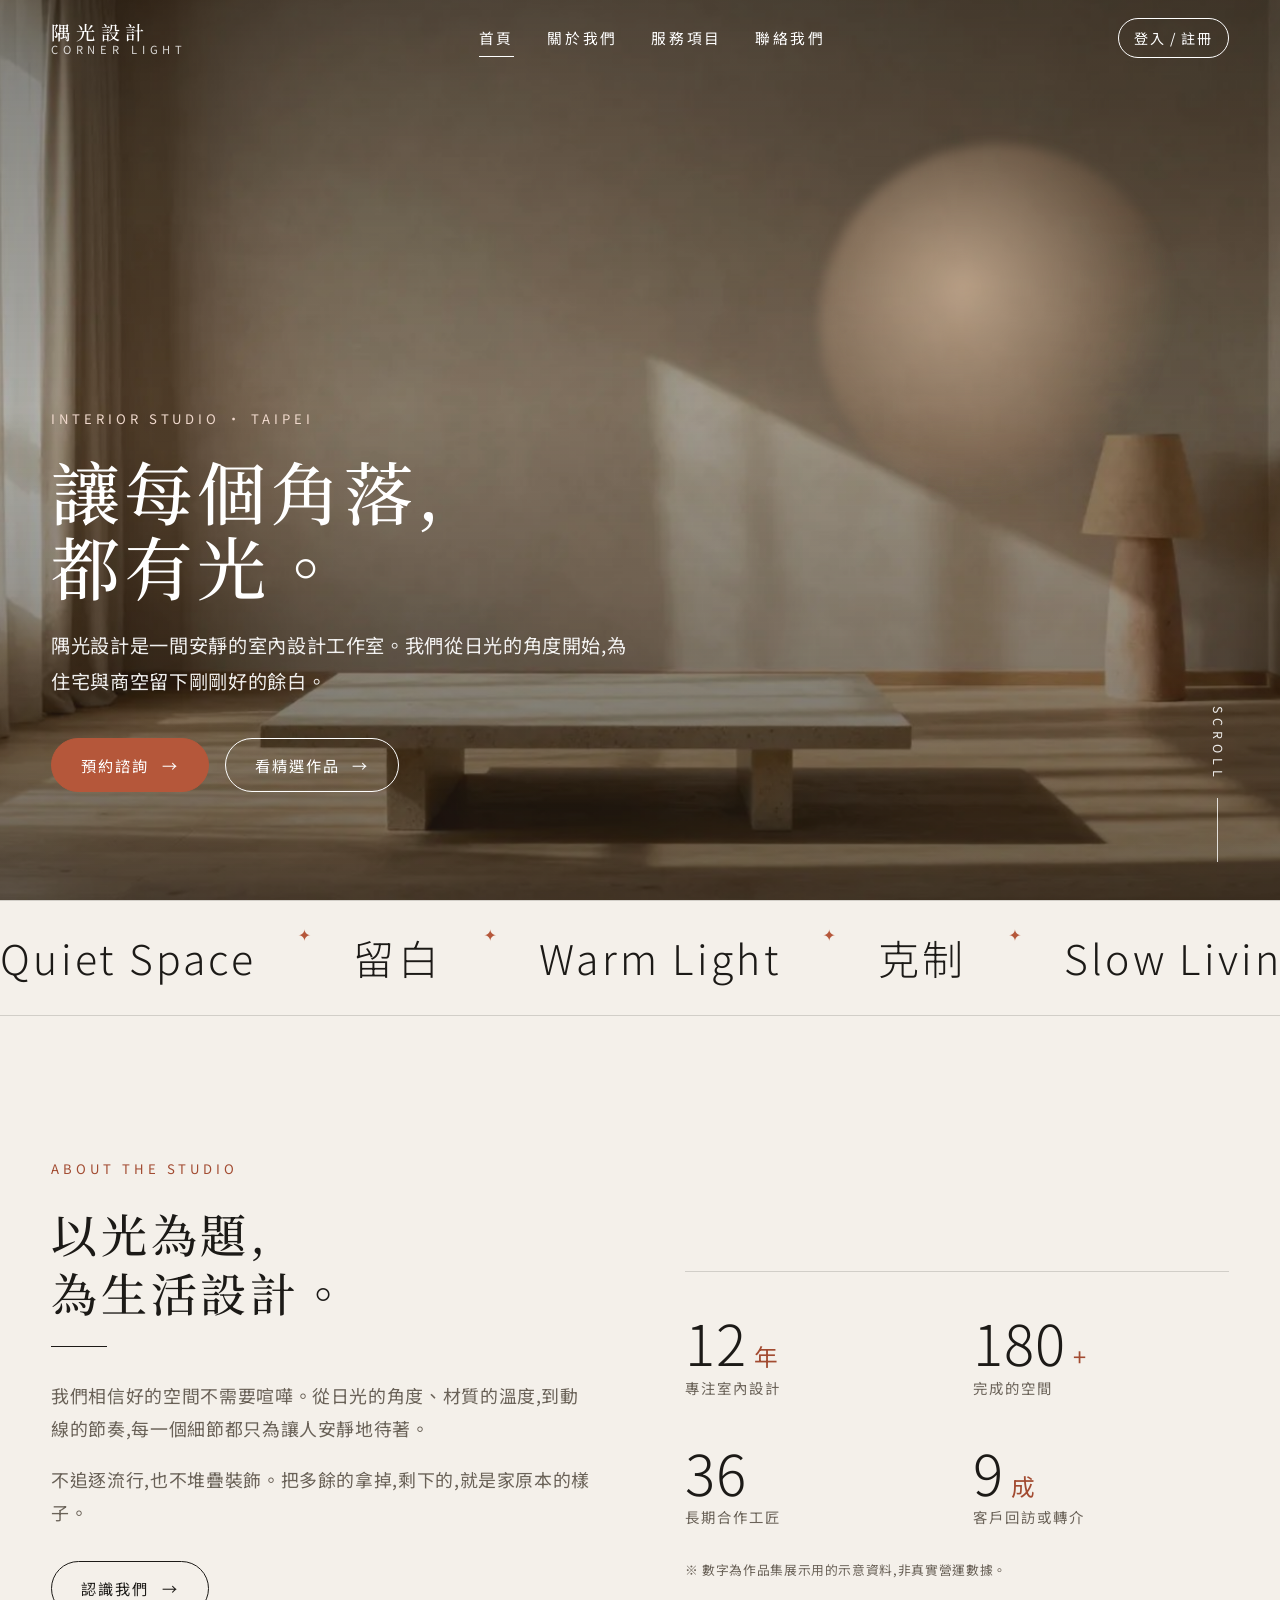
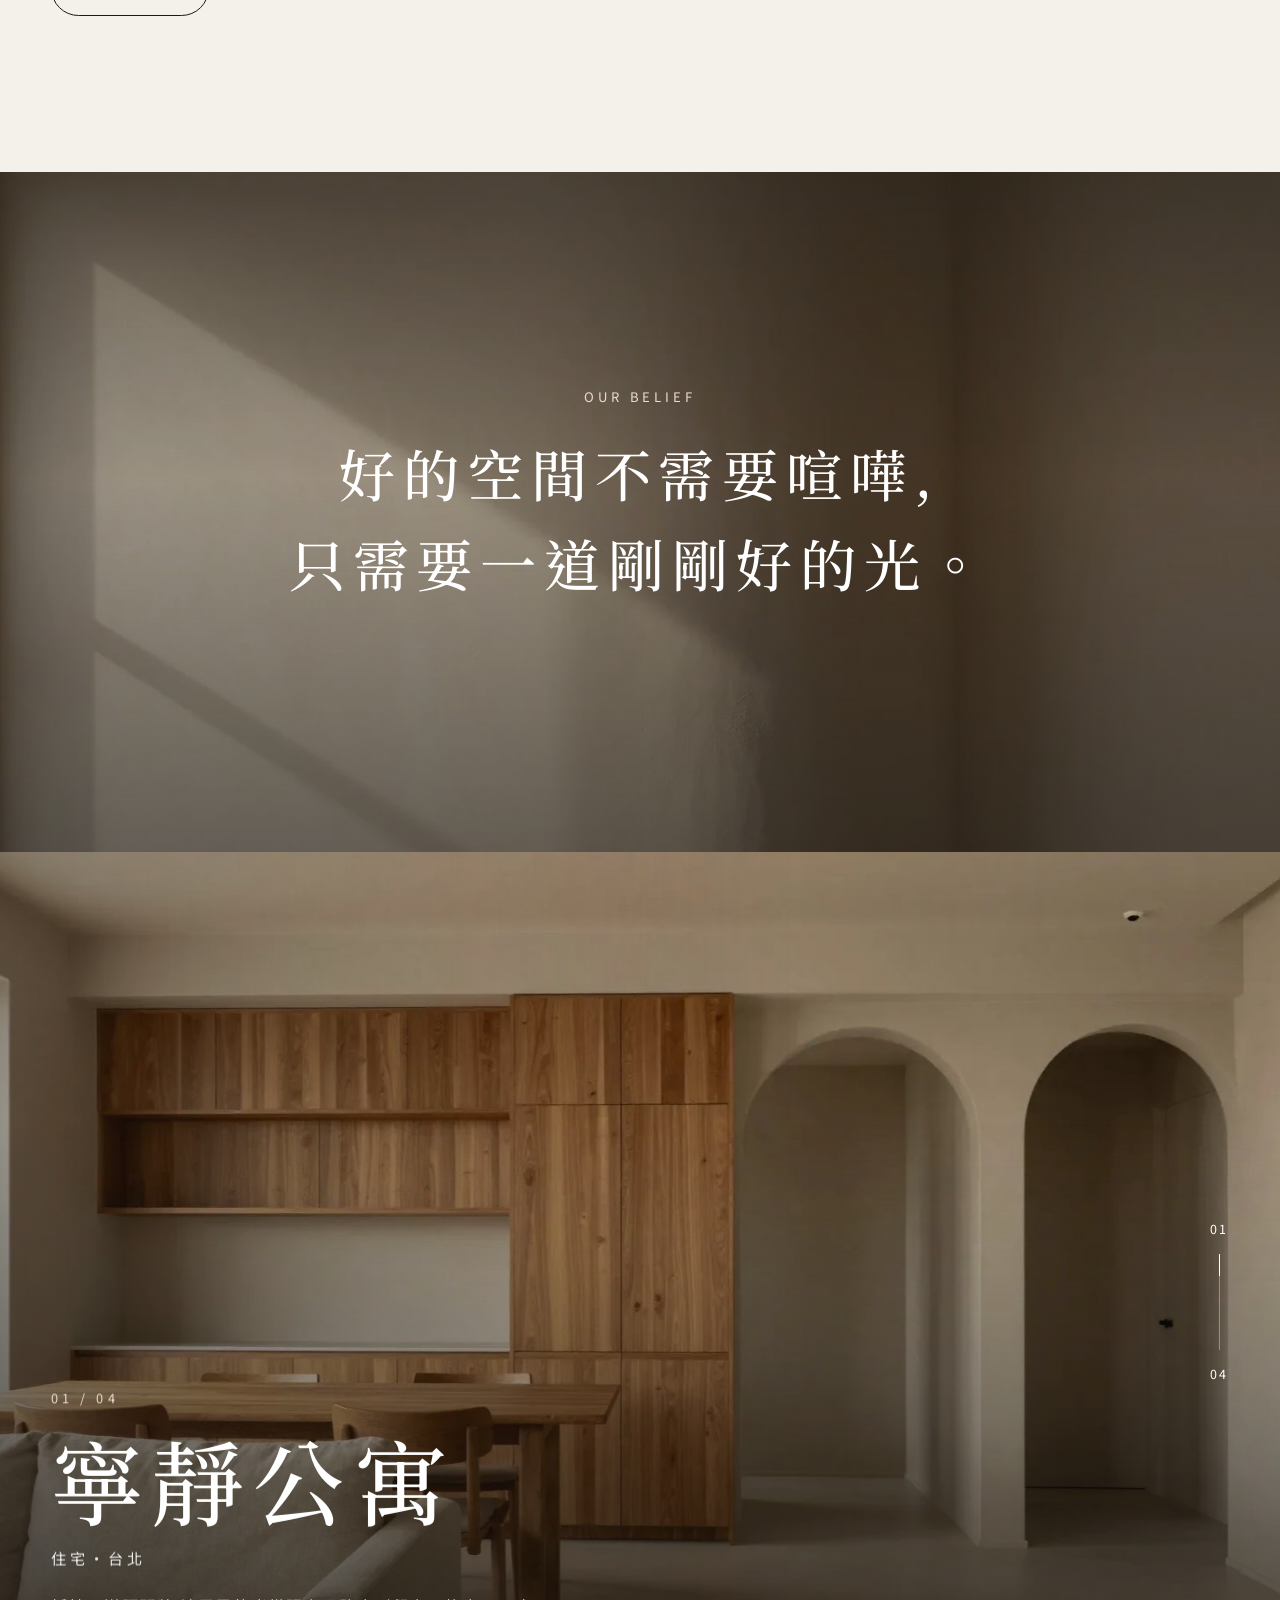
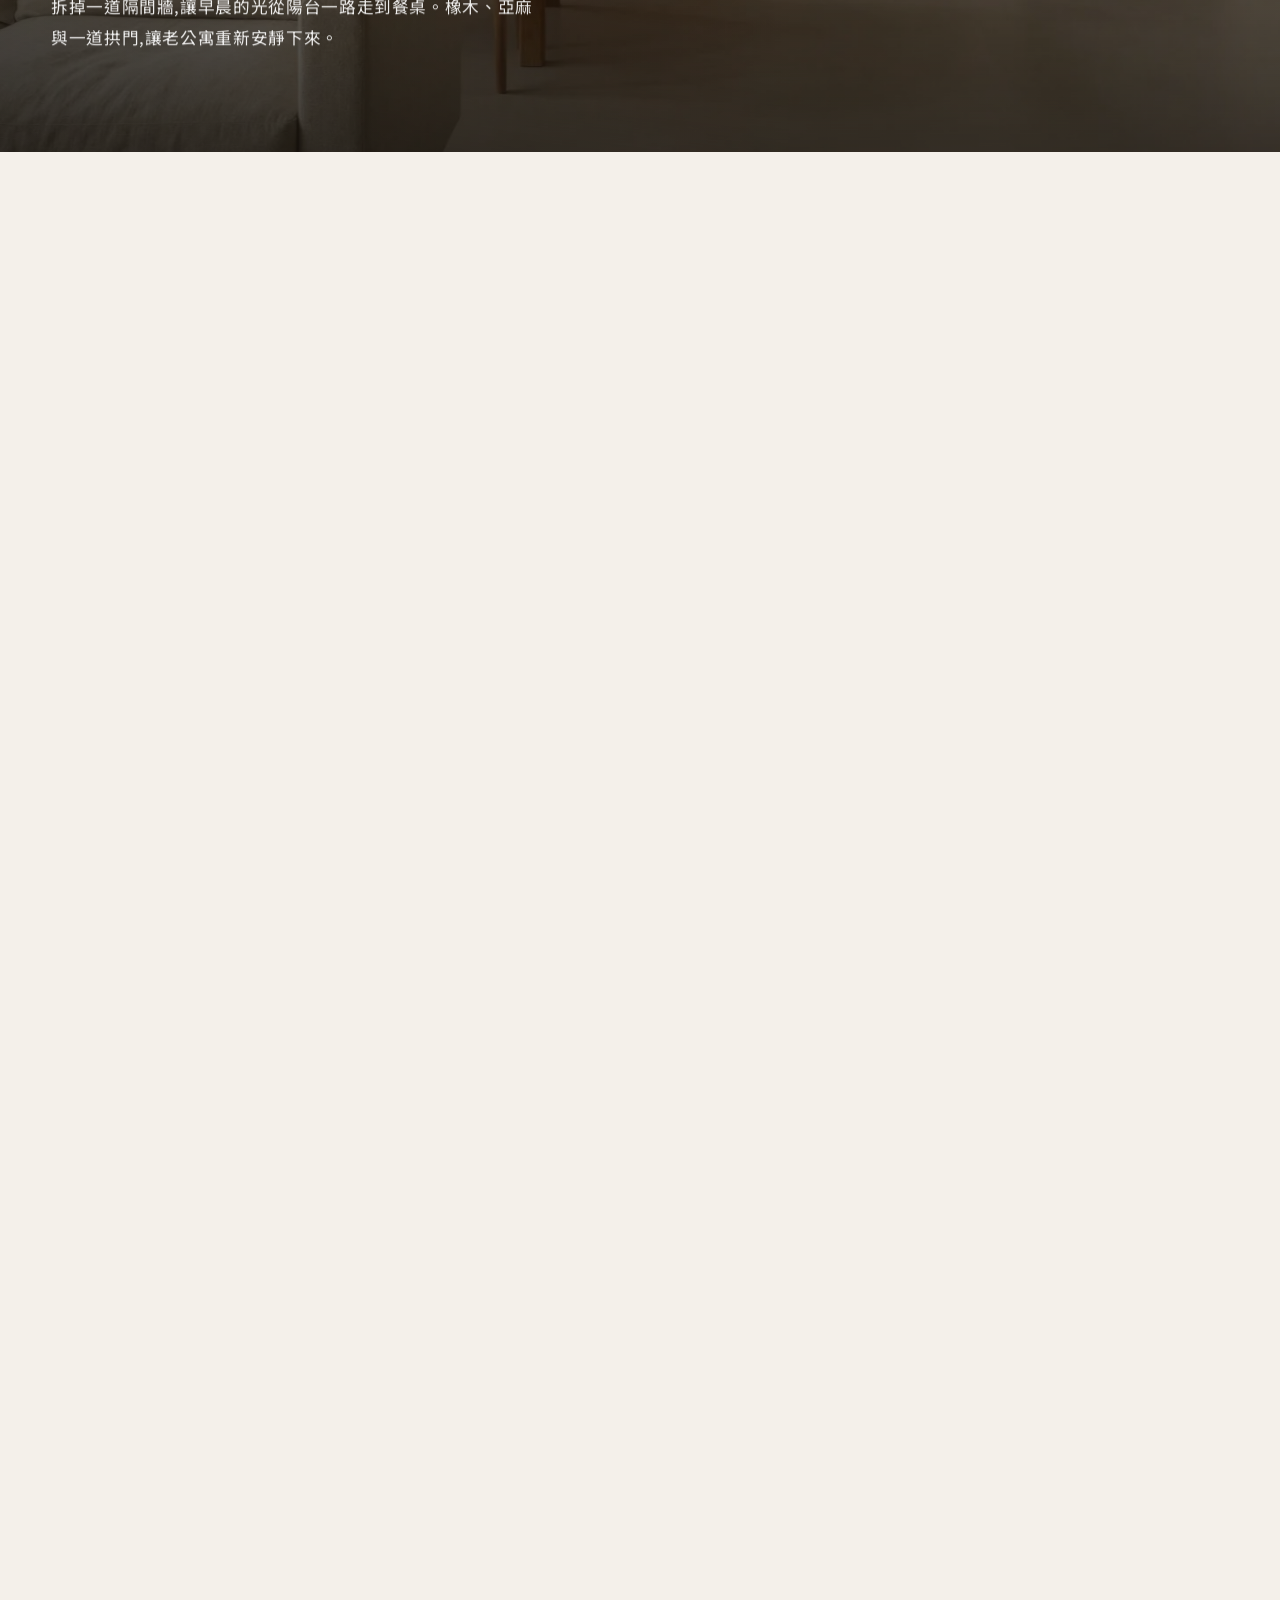
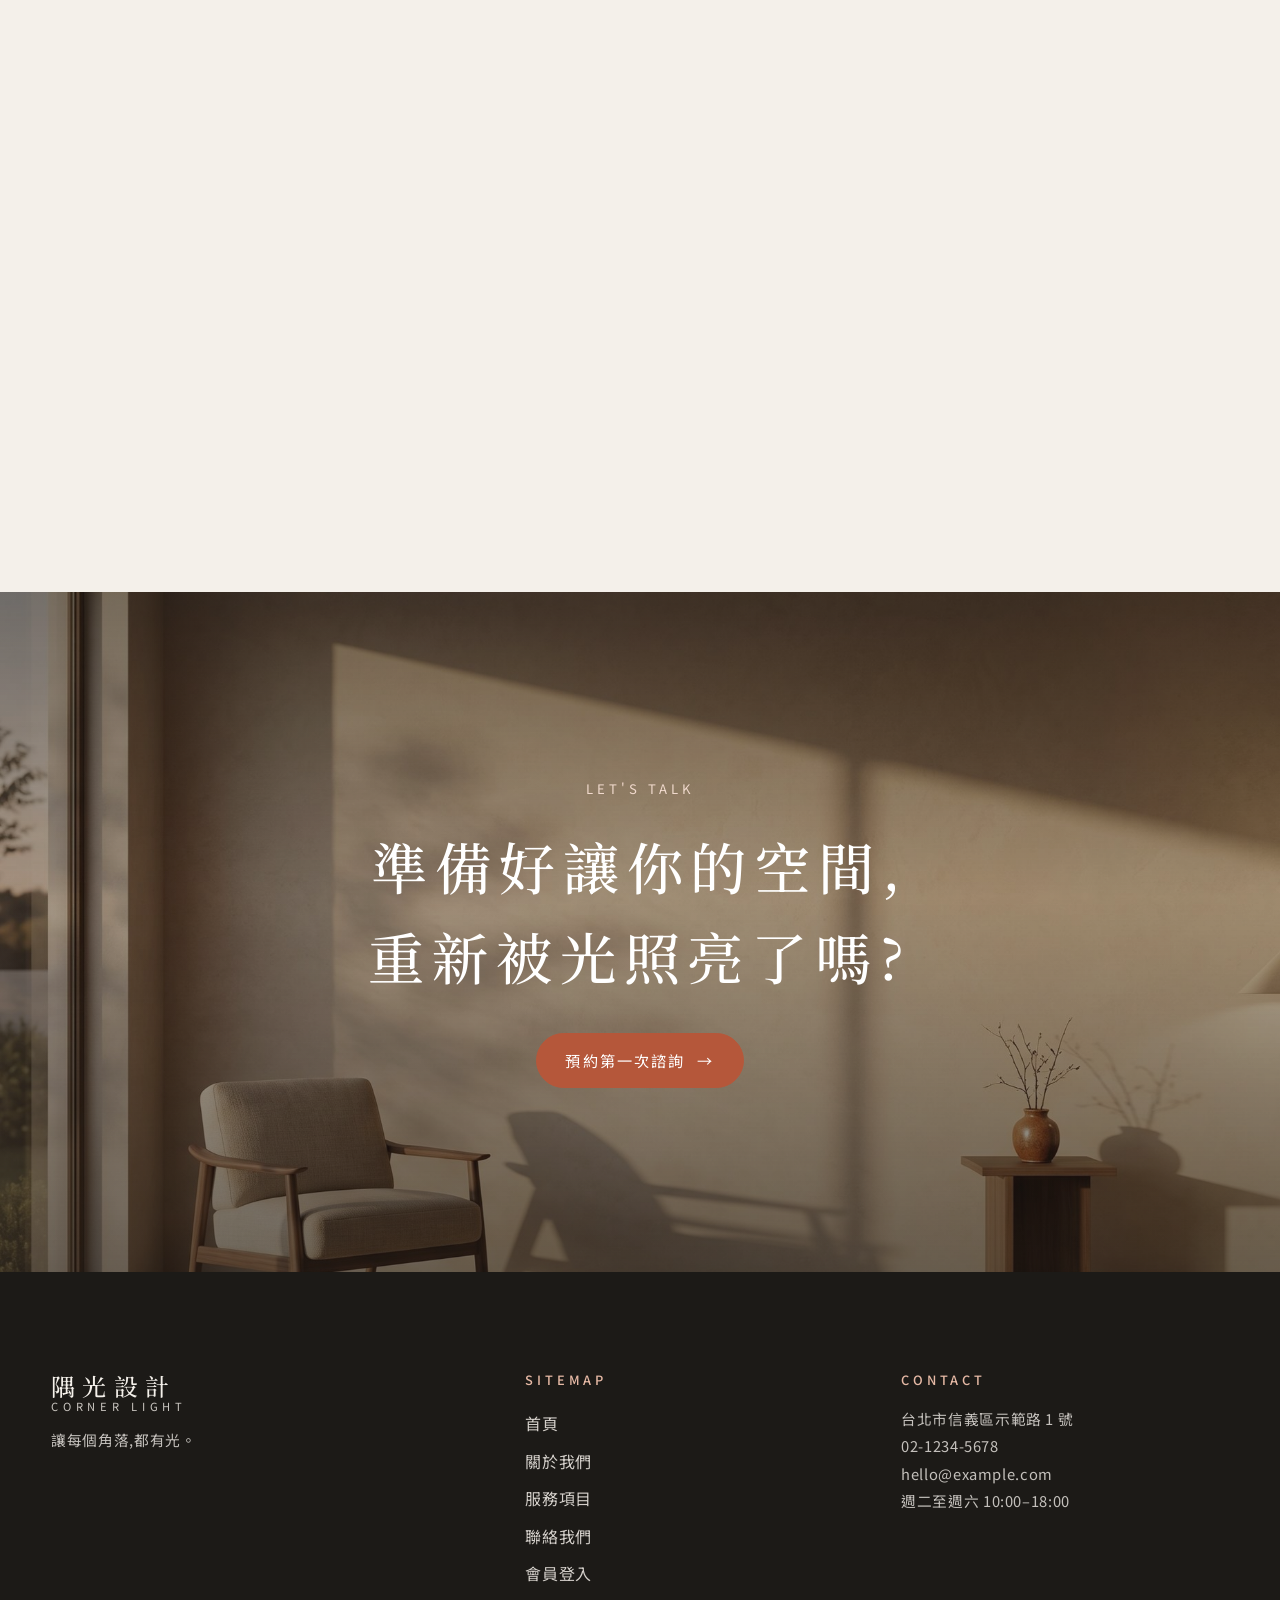
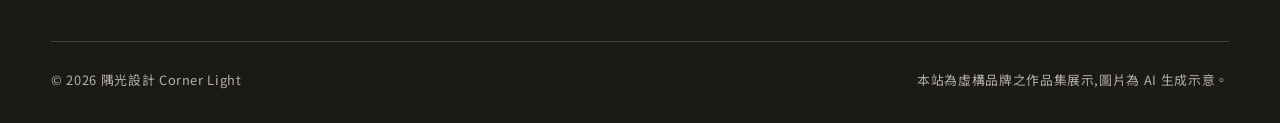
<file: index.html>
<!doctype html>
<html lang="zh-Hant">
<head>
  <meta charset="utf-8">
  <meta name="viewport" content="width=device-width, initial-scale=1">
  <meta name="description" content="隅光設計 Corner Light:以光為題的室內設計工作室。安靜、克制、留白、溫暖。(虛構品牌,作品集展示用)">
  <meta name="theme-color" content="#f4f0ea">
  <title>首頁 | 隅光設計 Corner Light</title>
  <link rel="preconnect" href="https://fonts.googleapis.com">
  <link rel="preconnect" href="https://fonts.gstatic.com" crossorigin>
  <link href="https://fonts.googleapis.com/css2?family=Noto+Sans+TC:wght@300;400;500;700&family=Noto+Serif+TC:wght@400;500;600&display=swap" rel="stylesheet">
  <link rel="stylesheet" href="css/style.css">
  <noscript><style>.reveal,.fade-in{opacity:1!important;transform:none!important}.line>span{transform:none!important}</style></noscript>
</head>
<body data-page="home" data-title="首頁">
<div id="site-header"></div>

<main id="main">
  <!-- Hero:背景慢速視差、大字反向視差、滑鼠景深 -->
  <section class="hero" aria-labelledby="hero-title">
    <div class="par par--shade">
      <div class="depth" data-depth="14" data-scale="1.06">
        <div class="par-img" data-img="01-home-hero.jpg" data-speed="1" data-alt="夕陽斜照進寬敞客廳,紗簾後的光影落在灰泥牆面與橡木地板上"></div>
      </div>
    </div>
    <div class="hero-orb-wrap" data-speed="0.45" aria-hidden="true">
      <div class="hero-orb" data-depth="-30"></div>
    </div>
    <div class="hero-copy" data-speed="-0.22" data-fade>
      <div class="depth-copy" data-depth="-9">
        <p class="eyebrow eyebrow--light fade-in">Interior Studio · Taipei</p>
        <h1 class="hero-title" id="hero-title">
          <span class="line" style="--d:.15s"><span>讓每個角落,</span></span>
          <span class="line" style="--d:.32s"><span>都有光。</span></span>
        </h1>
        <p class="hero-sub fade-in">隅光設計是一間安靜的室內設計工作室。我們從日光的角度開始,為住宅與商空留下剛剛好的餘白。</p>
        <div class="btns fade-in">
          <a class="btn btn--solid" href="services.html#booking">預約諮詢 <span class="arr" aria-hidden="true">→</span></a>
          <a class="btn btn--light" href="#works">看精選作品 <span class="arr" aria-hidden="true">→</span></a>
        </div>
      </div>
    </div>
    <div class="scroll-hint" aria-hidden="true">Scroll</div>
  </section>

  <!-- 跑馬燈(純裝飾) -->
  <div class="marquee" aria-hidden="true">
    <div class="marquee-track">
      <span>Quiet Space</span><em>✦</em><span>留白</span><em>✦</em><span>Warm Light</span><em>✦</em><span>克制</span><em>✦</em><span>Slow Living</span><em>✦</em><span>溫暖</span><em>✦</em>
      <span>Quiet Space</span><em>✦</em><span>留白</span><em>✦</em><span>Warm Light</span><em>✦</em><span>克制</span><em>✦</em><span>Slow Living</span><em>✦</em><span>溫暖</span><em>✦</em>
    </div>
  </div>

  <!-- 品牌簡介 + 數字 -->
  <section class="section" aria-labelledby="intro-title">
    <div class="wrap">
      <div class="split">
        <div class="reveal">
          <p class="eyebrow">About the studio</p>
          <h2 class="h-section" id="intro-title">以光為題,<br>為生活設計。</h2>
          <hr class="rule">
          <p class="lead">我們相信好的空間不需要喧嘩。從日光的角度、材質的溫度,到動線的節奏,每一個細節都只為讓人安靜地待著。</p>
          <p class="lead">不追逐流行,也不堆疊裝飾。把多餘的拿掉,剩下的,就是家原本的樣子。</p>
          <p style="margin-top:2rem"><a class="btn" href="about.html">認識我們 <span class="arr" aria-hidden="true">→</span></a></p>
        </div>
        <div class="reveal" style="--d:.12s">
          <div class="stats">
            <div class="stat"><b data-count="12"><span>0</span><i>年</i></b><span>專注室內設計</span></div>
            <div class="stat"><b data-count="180"><span>0</span><i>+</i></b><span>完成的空間</span></div>
            <div class="stat"><b data-count="36"><span>0</span></b><span>長期合作工匠</span></div>
            <div class="stat"><b data-count="9"><span>0</span><i>成</i></b><span>客戶回訪或轉介</span></div>
          </div>
          <p class="fine">※ 數字為作品集展示用的示意資料,非真實營運數據。</p>
        </div>
      </div>
    </div>
  </section>

  <!-- 全幅視差引言帶 -->
  <section class="band" aria-label="品牌引言">
    <div class="par par--shade"><div class="par-img" data-img="02-home-band-a.jpg" data-speed="0.8"></div></div>
    <div class="band-copy reveal">
      <p class="eyebrow eyebrow--light">Our belief</p>
      <h2>好的空間不需要喧嘩,<br>只需要一道剛剛好的光。</h2>
    </div>
  </section>

  <!-- 精選作品:滾動驅動的全螢幕視差。每張圖 滑入 → cubic-out 放大到全螢幕 → 出現標題與介紹 → 換下一張 -->
  <section class="reel" id="works" aria-labelledby="works-title">
    <div class="reel-stage">
      <div class="reel-intro">
        <div class="wrap center">
          <p class="eyebrow">Selected works</p>
          <h2 class="h-section" id="works-title">精選作品</h2>
          <p class="lead">往下捲動,走進四個被光安靜照亮的空間。</p>
        </div>
      </div>
      <article class="reel-item" data-w="0.44" data-h="0.52" data-x="-0.08" aria-labelledby="work-1">
        <div class="reel-img" data-img="03-work-01.jpg" data-alt="橡木櫃體、亞麻沙發與拱形門洞的公寓客餐廳"></div>
        <div class="reel-shade" aria-hidden="true"></div>
        <div class="reel-grad" aria-hidden="true"></div>
        <div class="reel-text wrap">
          <p class="reel-no" data-rt>01 / 04</p>
          <h3 id="work-1" data-rt>寧靜公寓</h3>
          <p class="reel-meta" data-rt>住宅・台北</p>
          <p class="reel-desc" data-rt>拆掉一道隔間牆,讓早晨的光從陽台一路走到餐桌。橡木、亞麻與一道拱門,讓老公寓重新安靜下來。</p>
        </div>
      </article>
      <article class="reel-item" data-w="0.28" data-h="0.62" data-x="0.14" aria-labelledby="work-2">
        <div class="reel-img" data-img="04-work-02.jpg" data-alt="胡桃木吧台與水磨石地板的咖啡店"></div>
        <div class="reel-shade" aria-hidden="true"></div>
        <div class="reel-grad" aria-hidden="true"></div>
        <div class="reel-text wrap">
          <p class="reel-no" data-rt>02 / 04</p>
          <h3 id="work-2" data-rt>木語咖啡</h3>
          <p class="reel-meta" data-rt>商業・台中</p>
          <p class="reel-desc" data-rt>胡桃木吧台是整間店的重心。水磨石地坪與低垂的暖光,讓人願意多坐一杯咖啡的時間。</p>
        </div>
      </article>
      <article class="reel-item" data-w="0.46" data-h="0.52" data-x="0.06" aria-labelledby="work-3">
        <div class="reel-img" data-img="06-work-04.jpg" data-alt="白色灰泥牆與面海木窗的民宿客房"></div>
        <div class="reel-shade" aria-hidden="true"></div>
        <div class="reel-grad" aria-hidden="true"></div>
        <div class="reel-text wrap">
          <p class="reel-no" data-rt>03 / 04</p>
          <h3 id="work-3" data-rt>海邊民宿</h3>
          <p class="reel-meta" data-rt>旅宿・花蓮</p>
          <p class="reel-desc" data-rt>白色灰泥牆只做一件事:把海的光收進房間。低床、原木窗框,醒來的第一眼就是海。</p>
        </div>
      </article>
      <article class="reel-item" data-w="0.30" data-h="0.62" data-x="-0.12" aria-labelledby="work-4">
        <div class="reel-img" data-img="08-work-06.jpg" data-alt="黃昏光線洗過牆面的亞麻臥室"></div>
        <div class="reel-shade" aria-hidden="true"></div>
        <div class="reel-grad" aria-hidden="true"></div>
        <div class="reel-text wrap">
          <p class="reel-no" data-rt>04 / 04</p>
          <h3 id="work-4" data-rt>暮光臥室</h3>
          <p class="reel-meta" data-rt>住宅・台南</p>
          <p class="reel-desc" data-rt>洗牆光沿著手作肌理的牆面慢慢暗下來。黃昏之後,房間只留下剛好能入睡的亮度。</p>
        </div>
      </article>
      <div class="reel-count" aria-hidden="true"><span data-reel-cur>01</span><span class="reel-bar"><i></i></span><span>04</span></div>
    </div>
  </section>

  <!-- 結尾 CTA 視差帶 -->
  <section class="band" aria-labelledby="cta-title">
    <div class="par par--shade"><div class="par-img" data-img="09-home-band-b.jpg" data-speed="0.9"></div></div>
    <div class="band-copy reveal">
      <p class="eyebrow eyebrow--light">Let's talk</p>
      <h2 id="cta-title">準備好讓你的空間,<br>重新被光照亮了嗎?</h2>
      <a class="btn btn--solid" href="services.html#booking">預約第一次諮詢 <span class="arr" aria-hidden="true">→</span></a>
    </div>
  </section>
</main>

<div id="site-footer"></div>
<script src="js/main.js"></script>
</body>
</html>
</file>
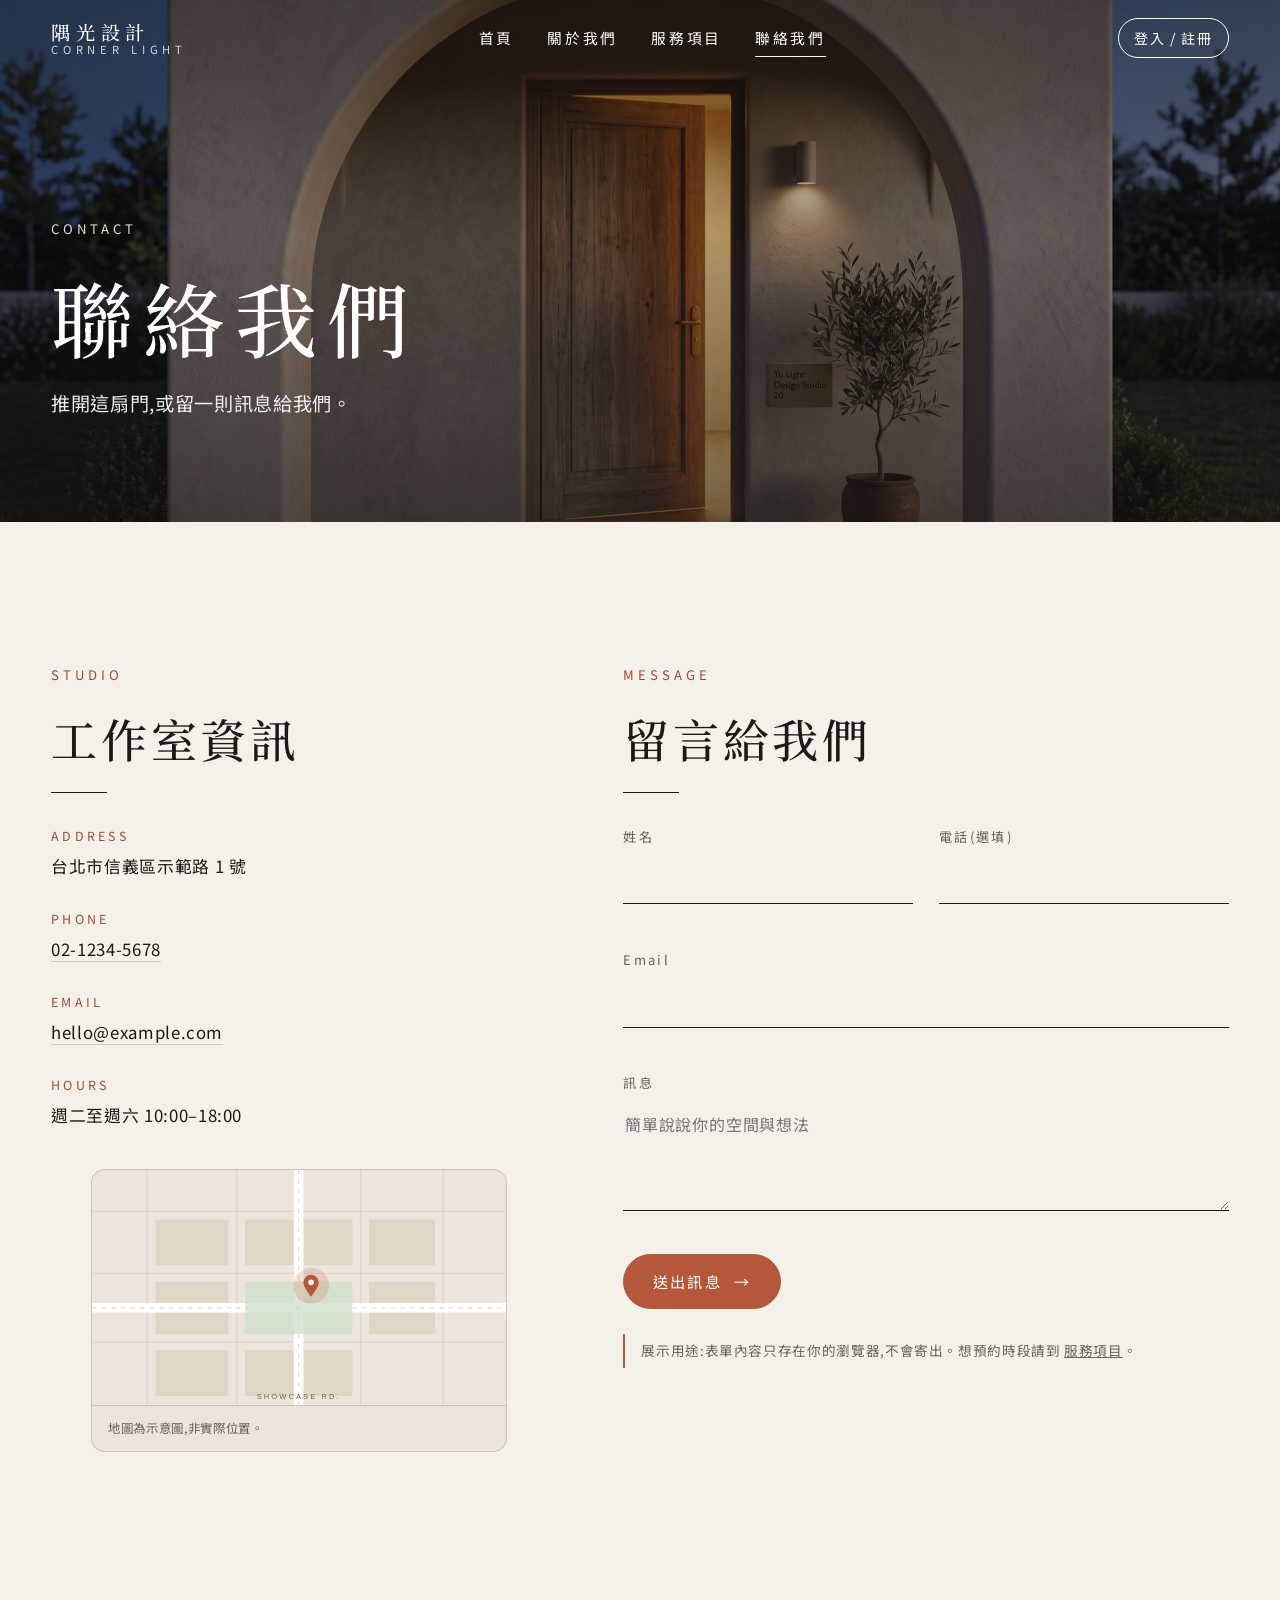
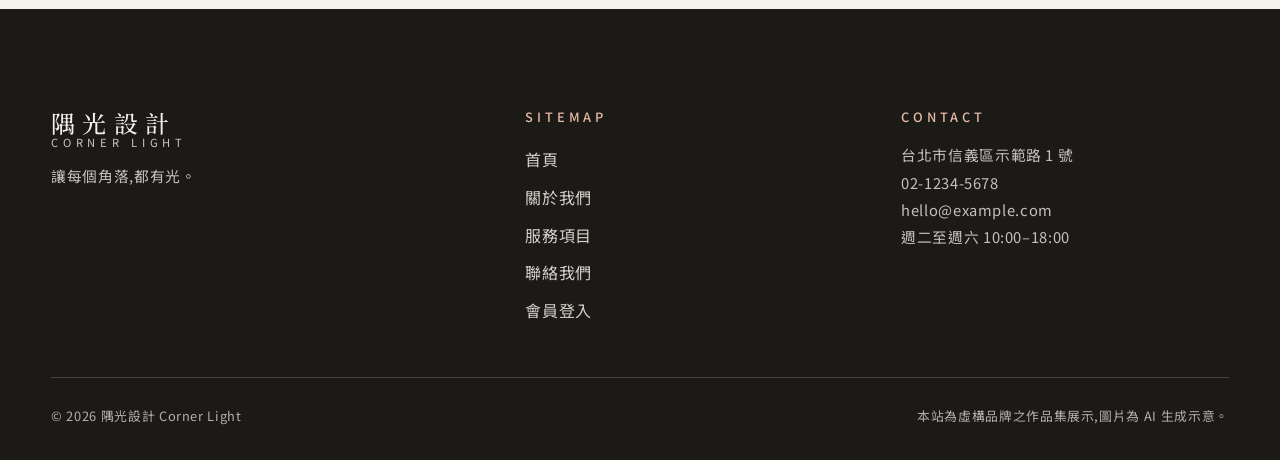
<file: contact.html>
<!doctype html>
<html lang="zh-Hant">
<head>
  <meta charset="utf-8">
  <meta name="viewport" content="width=device-width, initial-scale=1">
  <meta name="description" content="聯絡隅光設計:地址、電話、營業時間與線上聯絡表單。(虛構品牌,展示用)">
  <meta name="theme-color" content="#f4f0ea">
  <title>聯絡我們 | 隅光設計 Corner Light</title>
  <link rel="preconnect" href="https://fonts.googleapis.com">
  <link rel="preconnect" href="https://fonts.gstatic.com" crossorigin>
  <link href="https://fonts.googleapis.com/css2?family=Noto+Sans+TC:wght@300;400;500;700&family=Noto+Serif+TC:wght@400;500;600&display=swap" rel="stylesheet">
  <link rel="stylesheet" href="css/style.css">
  <noscript><style>.reveal,.fade-in{opacity:1!important;transform:none!important}.line>span{transform:none!important}</style></noscript>
</head>
<body data-page="contact" data-title="聯絡我們">
<div id="site-header"></div>

<main id="main">
  <section class="page-hero" aria-labelledby="page-title" style="height:58vh">
    <div class="par par--shade"><div class="par-img" data-img="20-contact-hero.jpg" data-speed="1" data-alt="灰泥外牆的工作室入口,木門微開,暖光從門縫流出"></div></div>
    <div class="hero-copy" data-speed="-0.15">
      <p class="eyebrow eyebrow--light fade-in">Contact</p>
      <h1 id="page-title"><span class="line"><span>聯絡我們</span></span></h1>
      <p class="hero-sub fade-in">推開這扇門,或留一則訊息給我們。</p>
    </div>
  </section>

  <section class="section">
    <div class="wrap contact-grid">
      <div class="reveal">
        <p class="eyebrow">Studio</p>
        <h2 class="h-section">工作室資訊</h2>
        <hr class="rule">
        <dl class="info" style="margin:0">
          <dt>Address</dt><dd data-site="address"></dd>
          <dt>Phone</dt><dd><a data-site-href="phone" data-site="phone" href="#"></a></dd>
          <dt>Email</dt><dd><a data-site-href="email" data-site="email" href="#"></a></dd>
          <dt>Hours</dt><dd data-site="hours"></dd>
        </dl>
        <!-- 地圖示意(純 SVG,非實際地圖) -->
        <figure class="map" style="margin-top:2.4rem">
          <svg viewBox="0 0 600 340" role="img" aria-labelledby="map-t map-d">
            <title id="map-t">工作室位置示意圖</title>
            <desc id="map-d">以簡化街道線條標示工作室位於兩條道路交會的轉角處,僅為示意,非實際地圖。</desc>
            <rect width="600" height="340" fill="#ebe5db"/>
            <g stroke="#d6cdbd" stroke-width="1"><path d="M0 60H600M0 150H600M0 250H600M80 0V340M210 0V340M390 0V340M510 0V340"/></g>
            <g fill="#dfd6c6"><rect x="92" y="72" width="106" height="66"/><rect x="222" y="72" width="156" height="66"/><rect x="402" y="72" width="96" height="66"/><rect x="92" y="162" width="106" height="76"/><rect x="402" y="162" width="96" height="76"/><rect x="92" y="262" width="106" height="66"/><rect x="222" y="262" width="156" height="66"/></g>
            <g fill="none" stroke="#fff" stroke-width="14" stroke-linecap="round"><path d="M0 200H600"/><path d="M300 0V340"/></g>
            <path d="M0 200H600M300 0V340" fill="none" stroke="#cfc5b3" stroke-width="1" stroke-dasharray="6 8"/>
            <path d="M222 162h156v76H222z" fill="#cfe0c8" opacity=".75"/>
            <text x="300" y="332" text-anchor="middle" font-size="11" fill="#6a6258" font-family="sans-serif" letter-spacing="3">SHOWCASE RD.</text>
            <g transform="translate(318 168)"><circle r="26" fill="#b5573a" opacity=".18"/><path d="M0 -16a11 11 0 0 1 11 11c0 8-11 21-11 21s-11-13-11-21a11 11 0 0 1 11-11z" fill="#b5573a"/><circle cy="-5" r="4.2" fill="#f4f0ea"/></g>
          </svg>
          <figcaption>地圖為示意圖,非實際位置。</figcaption>
        </figure>
      </div>

      <div class="reveal" style="--d:.1s">
        <p class="eyebrow">Message</p>
        <h2 class="h-section">留言給我們</h2>
        <hr class="rule">
        <form id="contact-form" novalidate>
          <div class="form-row">
            <div class="field">
              <label for="c-name">姓名</label>
              <input id="c-name" name="name" type="text" autocomplete="name" maxlength="20">
              <p class="err" data-err="name"></p>
            </div>
            <div class="field">
              <label for="c-phone">電話(選填)</label>
              <input id="c-phone" name="phone" type="tel" autocomplete="tel" inputmode="tel" maxlength="20">
              <p class="err" data-err="phone"></p>
            </div>
          </div>
          <div class="field">
            <label for="c-email">Email</label>
            <input id="c-email" name="email" type="email" autocomplete="email" maxlength="80">
            <p class="err" data-err="email"></p>
          </div>
          <div class="field">
            <label for="c-msg">訊息</label>
            <textarea id="c-msg" name="message" maxlength="500" placeholder="簡單說說你的空間與想法"></textarea>
            <p class="err" data-err="message"></p>
          </div>
          <button class="btn btn--solid" type="submit">送出訊息 <span class="arr" aria-hidden="true">→</span></button>
          <p class="form-msg" role="status" aria-live="polite" hidden></p>
          <p class="demo-note">展示用途:表單內容只存在你的瀏覽器,不會寄出。想預約時段請到 <a href="services.html#booking" style="text-decoration:underline">服務項目</a>。</p>
        </form>
      </div>
    </div>
  </section>
</main>

<div id="site-footer"></div>
<script src="js/main.js"></script>
</body>
</html>
</file>
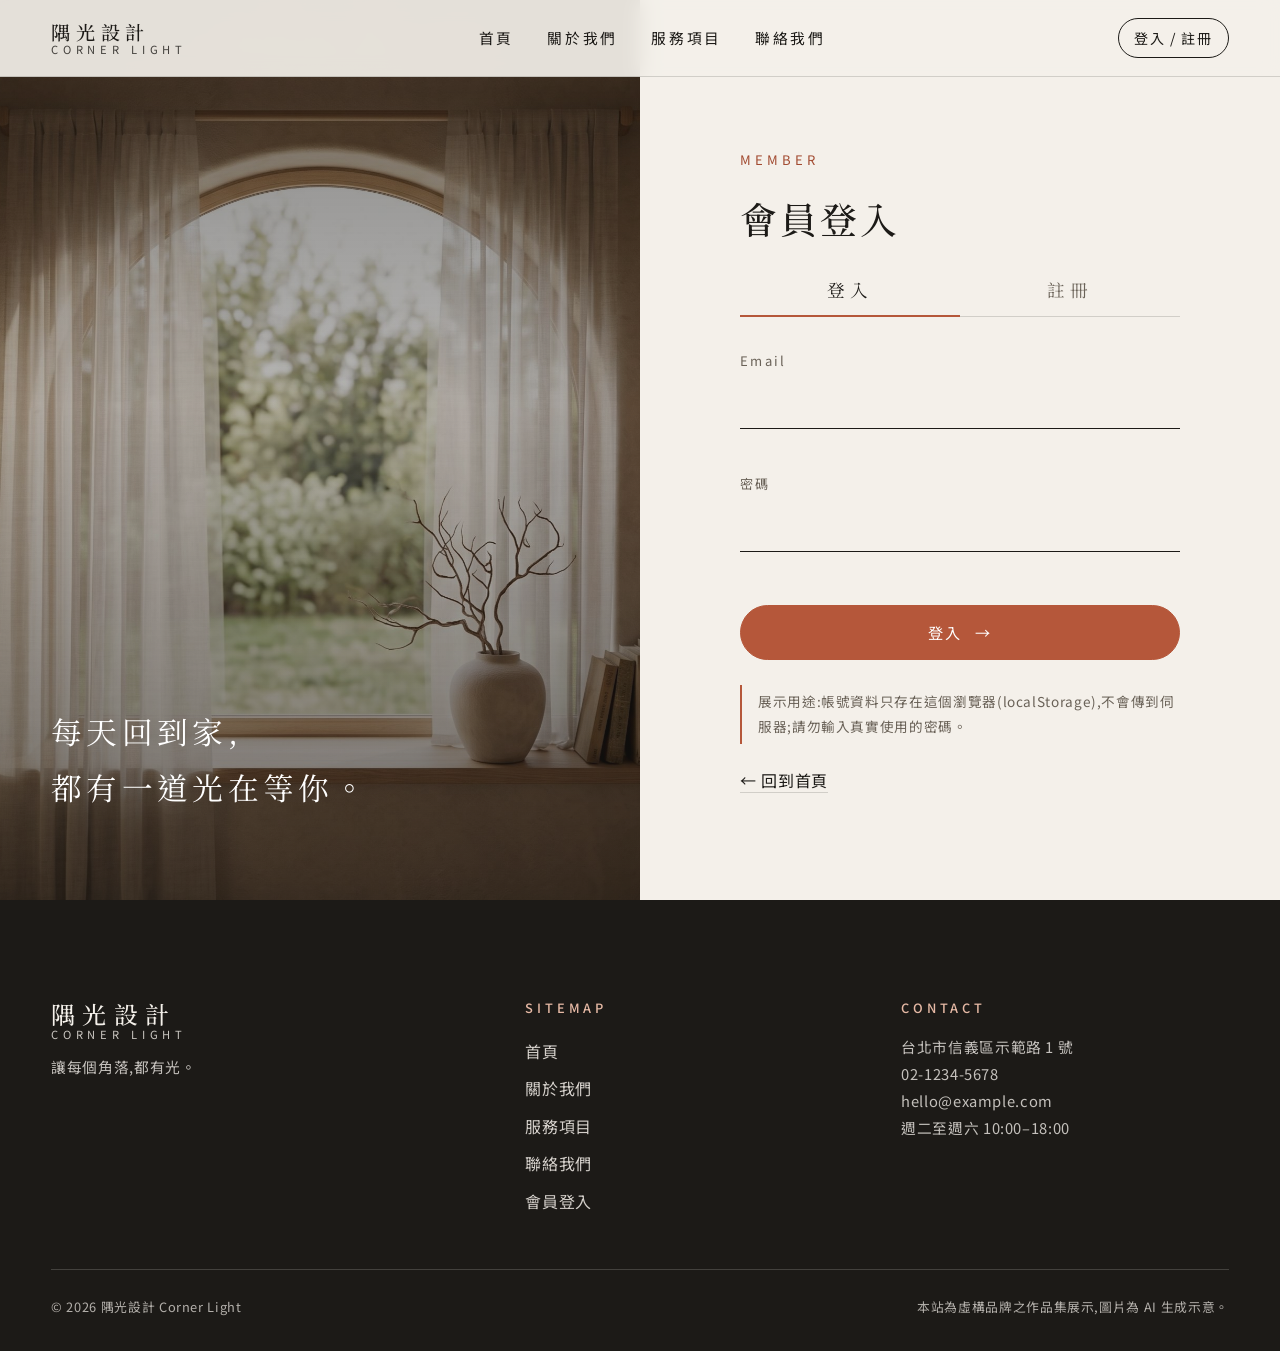
<file: login.html>
<!doctype html>
<html lang="zh-Hant">
<head>
  <meta charset="utf-8">
  <meta name="viewport" content="width=device-width, initial-scale=1">
  <meta name="description" content="隅光設計會員登入與註冊(展示用,資料只存在瀏覽器)。">
  <meta name="theme-color" content="#f4f0ea">
  <title>會員登入 | 隅光設計 Corner Light</title>
  <link rel="preconnect" href="https://fonts.googleapis.com">
  <link rel="preconnect" href="https://fonts.gstatic.com" crossorigin>
  <link href="https://fonts.googleapis.com/css2?family=Noto+Sans+TC:wght@300;400;500;700&family=Noto+Serif+TC:wght@400;500;600&display=swap" rel="stylesheet">
  <link rel="stylesheet" href="css/style.css">
  <noscript><style>.reveal,.fade-in{opacity:1!important;transform:none!important}.line>span{transform:none!important}</style></noscript>
</head>
<body data-page="login" data-title="會員登入" data-solid="1">
<div id="site-header"></div>

<main id="main" class="auth">
  <div class="auth-side">
    <div class="par par--shade"><div class="par-img" data-img="21-login-bg.jpg" data-speed="1" data-alt="晨光下的窗邊,紗簾與插著乾枝的陶瓶"></div></div>
    <p class="quote" aria-hidden="true">每天回到家,<br>都有一道光在等你。</p>
  </div>

  <div class="auth-main">
    <div class="auth-card" id="auth-root">
      <p class="eyebrow">Member</p>
      <h1 class="h-section" style="font-size:clamp(1.7rem,3vw,2.3rem)">會員登入</h1>

      <!-- 已登入時顯示 -->
      <div class="welcome" id="welcome" hidden>
        <p>您已登入為「<strong data-who></strong>」。</p>
        <div class="btns">
          <a class="btn btn--solid" data-go href="index.html">繼續瀏覽 <span class="arr" aria-hidden="true">→</span></a>
          <button class="btn" type="button" data-logout>登出</button>
        </div>
      </div>

      <div id="tabs-wrap">
        <div class="tabs" role="tablist" aria-label="登入或註冊">
          <button class="tab" type="button" role="tab" id="tab-login" data-tab="login" aria-selected="true" aria-controls="panel-login">登入</button>
          <button class="tab" type="button" role="tab" id="tab-register" data-tab="register" aria-selected="false" tabindex="-1" aria-controls="panel-register">註冊</button>
        </div>

        <div id="panel-login" role="tabpanel" aria-labelledby="tab-login">
          <form id="login-form" novalidate>
            <div class="field">
              <label for="l-email">Email</label>
              <input id="l-email" name="email" type="email" autocomplete="email" maxlength="80">
              <p class="err" data-err="email"></p>
            </div>
            <div class="field">
              <label for="l-pw">密碼</label>
              <input id="l-pw" name="password" type="password" autocomplete="current-password" maxlength="64">
              <p class="err" data-err="password"></p>
            </div>
            <button class="btn btn--solid" type="submit">登入 <span class="arr" aria-hidden="true">→</span></button>
            <p class="form-msg" role="status" aria-live="polite" hidden></p>
          </form>
        </div>

        <div id="panel-register" role="tabpanel" aria-labelledby="tab-register" hidden>
          <form id="register-form" novalidate>
            <div class="field">
              <label for="r-name">姓名</label>
              <input id="r-name" name="name" type="text" autocomplete="name" maxlength="20">
              <p class="err" data-err="name"></p>
            </div>
            <div class="field">
              <label for="r-email">Email</label>
              <input id="r-email" name="email" type="email" autocomplete="email" maxlength="80">
              <p class="err" data-err="email"></p>
            </div>
            <div class="field">
              <label for="r-pw">密碼(至少 6 碼)</label>
              <input id="r-pw" name="password" type="password" autocomplete="new-password" maxlength="64">
              <p class="err" data-err="password"></p>
            </div>
            <div class="field">
              <label for="r-pw2">再輸入一次密碼</label>
              <input id="r-pw2" name="confirm" type="password" autocomplete="new-password" maxlength="64">
              <p class="err" data-err="confirm"></p>
            </div>
            <button class="btn btn--solid" type="submit">建立帳號 <span class="arr" aria-hidden="true">→</span></button>
            <p class="form-msg" role="status" aria-live="polite" hidden></p>
          </form>
        </div>
      </div>

      <p class="demo-note">展示用途:帳號資料只存在這個瀏覽器(localStorage),不會傳到伺服器;請勿輸入真實使用的密碼。<span id="storage-note" hidden> 目前瀏覽器封鎖了儲存功能,登入狀態無法跨頁保留。</span></p>
      <p style="margin-top:1.4rem"><a href="index.html" style="border-bottom:1px solid var(--line)">← 回到首頁</a></p>
    </div>
  </div>
</main>

<div id="site-footer"></div>
<script src="js/main.js"></script>
</body>
</html>
</file>
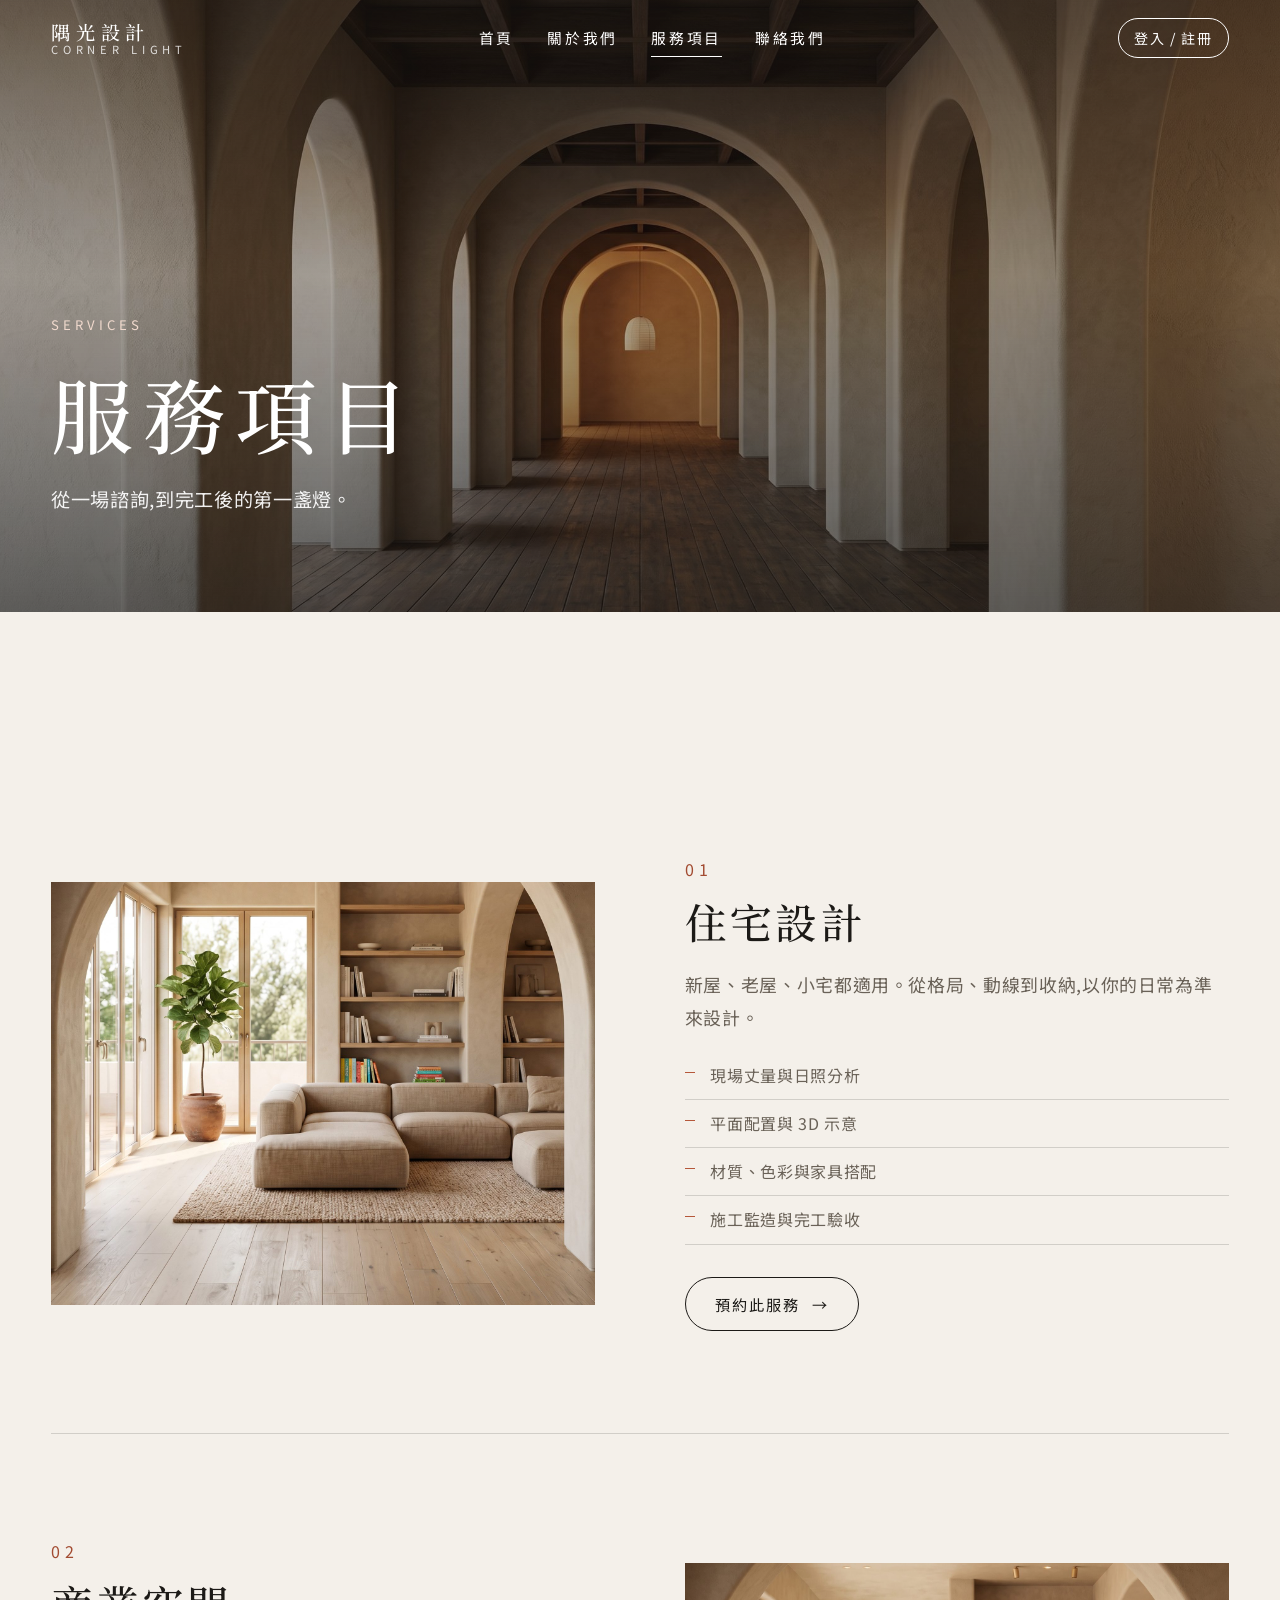
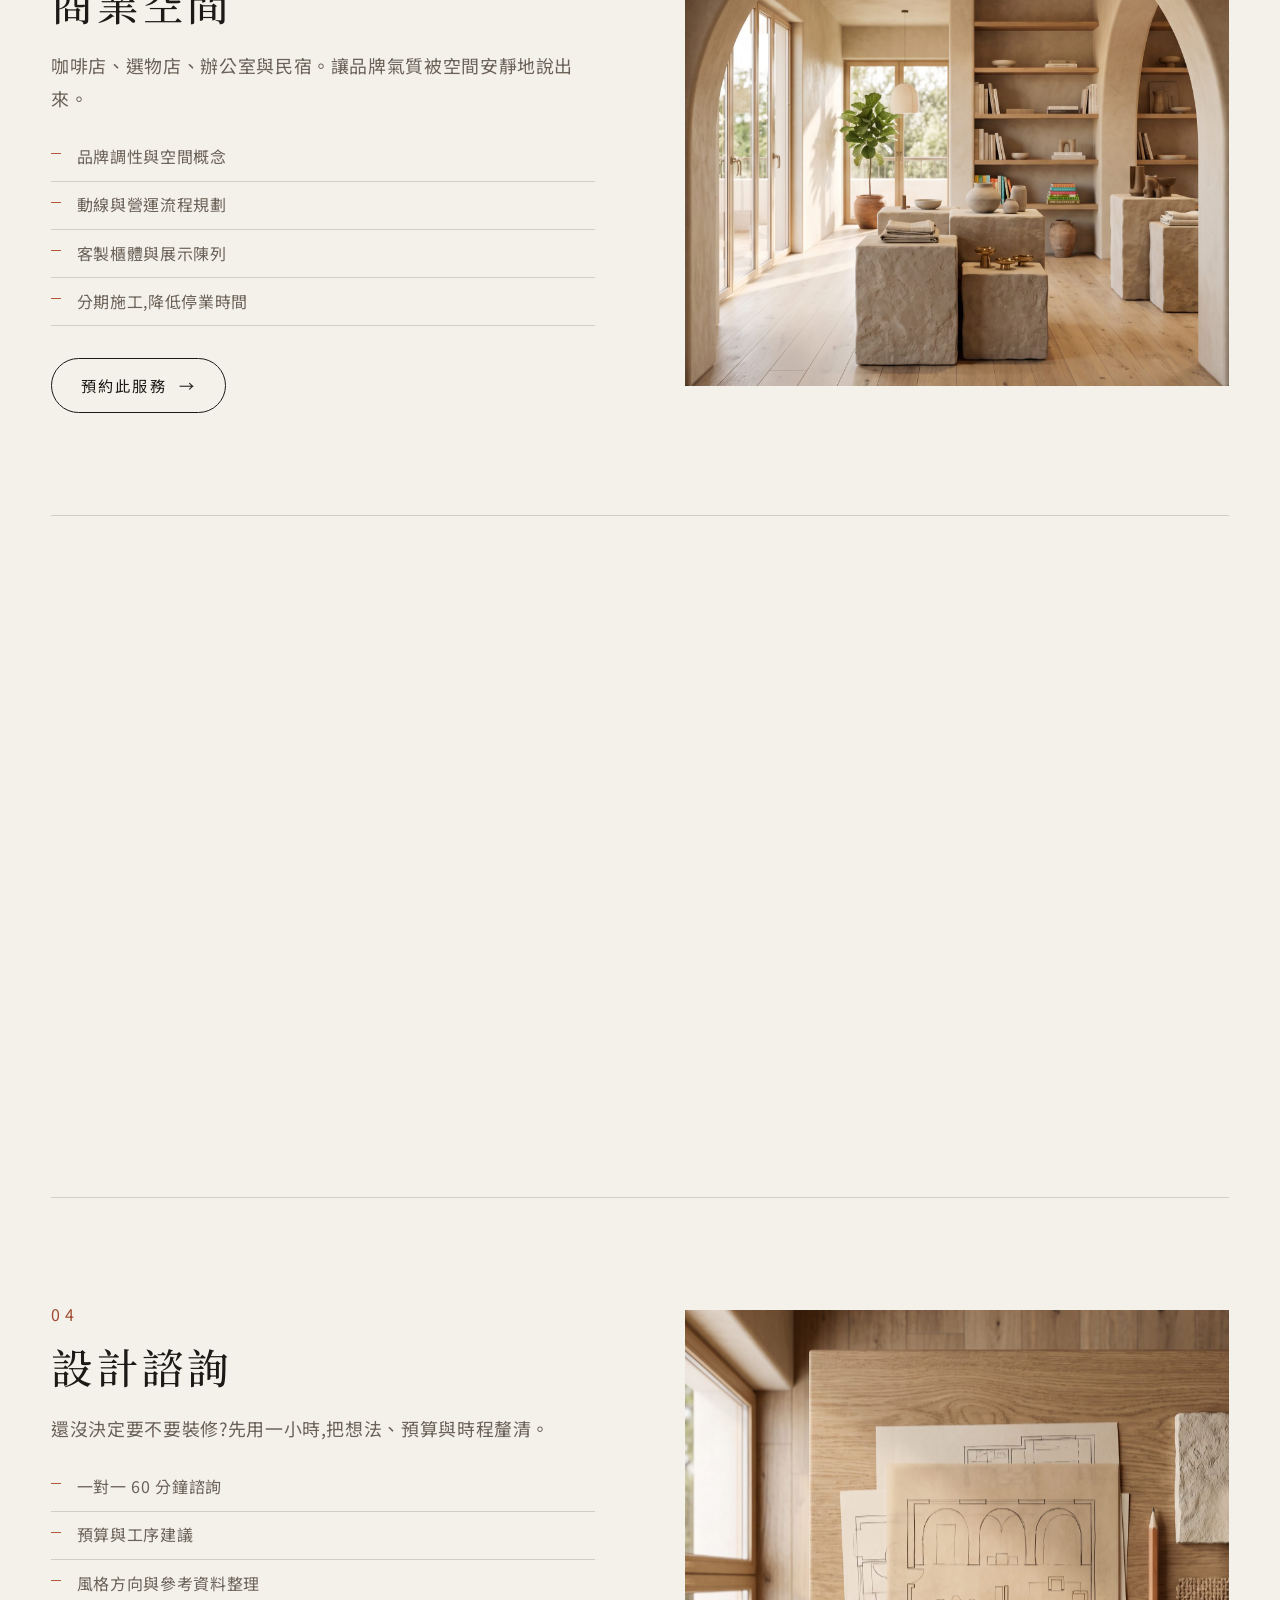
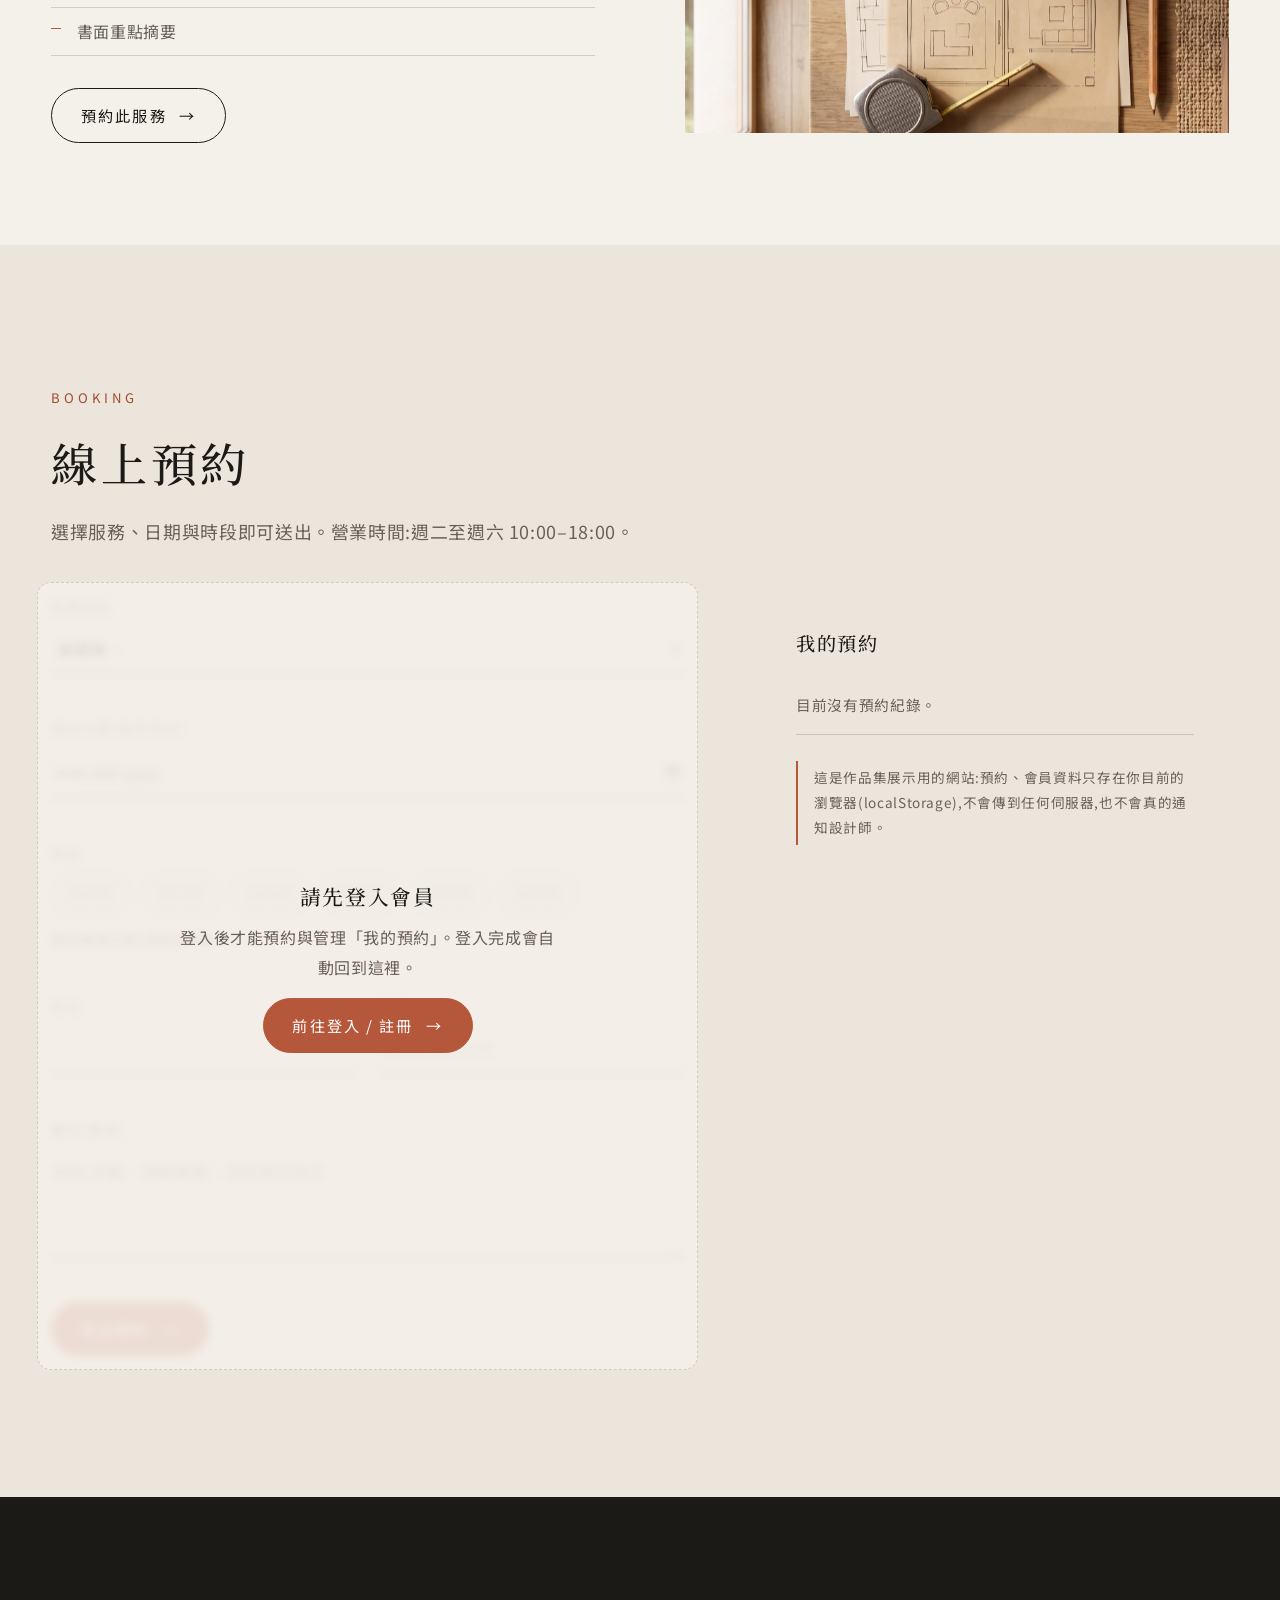
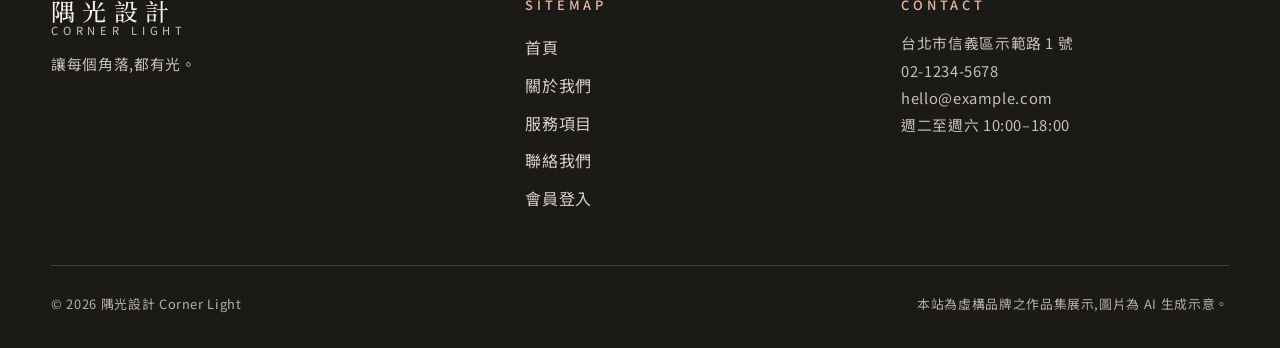
<file: services.html>
<!doctype html>
<html lang="zh-Hant">
<head>
  <meta charset="utf-8">
  <meta name="viewport" content="width=device-width, initial-scale=1">
  <meta name="description" content="隅光設計的服務項目:住宅設計、商業空間、燈光規劃、設計諮詢,並提供線上預約。(虛構品牌,展示用)">
  <meta name="theme-color" content="#f4f0ea">
  <title>服務項目 | 隅光設計 Corner Light</title>
  <link rel="preconnect" href="https://fonts.googleapis.com">
  <link rel="preconnect" href="https://fonts.gstatic.com" crossorigin>
  <link href="https://fonts.googleapis.com/css2?family=Noto+Sans+TC:wght@300;400;500;700&family=Noto+Serif+TC:wght@400;500;600&display=swap" rel="stylesheet">
  <link rel="stylesheet" href="css/style.css">
  <noscript><style>.reveal,.fade-in{opacity:1!important;transform:none!important}.line>span{transform:none!important}</style></noscript>
</head>
<body data-page="services" data-title="服務項目">
<div id="site-header"></div>

<main id="main">
  <section class="page-hero" aria-labelledby="page-title">
    <div class="par par--shade"><div class="par-img" data-img="15-services-hero.jpg" data-speed="1" data-alt="連續拱形門洞的走廊,光線由一個房間漸層到下一個房間"></div></div>
    <div class="hero-copy" data-speed="-0.15">
      <p class="eyebrow eyebrow--light fade-in">Services</p>
      <h1 id="page-title"><span class="line"><span>服務項目</span></span></h1>
      <p class="hero-sub fade-in">從一場諮詢,到完工後的第一盞燈。</p>
    </div>
  </section>

  <!-- 4 個服務區塊(圖文左右交錯) -->
  <section class="section" style="padding-bottom:0">
    <div class="wrap">
      <article class="svc" id="svc-residential">
        <div class="split">
          <div class="split-media split-media--wide reveal"><div class="par"><div class="par-img" data-img="16-service-residential.jpg" data-speed="1" data-alt="明亮的家庭客廳,模組沙發、橡木層架與陽台光線"></div></div></div>
          <div class="reveal" style="--d:.1s">
            <span class="svc-no">01</span>
            <h2>住宅設計</h2>
            <p class="lead">新屋、老屋、小宅都適用。從格局、動線到收納,以你的日常為準來設計。</p>
            <ul><li>現場丈量與日照分析</li><li>平面配置與 3D 示意</li><li>材質、色彩與家具搭配</li><li>施工監造與完工驗收</li></ul>
            <a class="btn" href="#booking" data-book="residential">預約此服務 <span class="arr" aria-hidden="true">→</span></a>
          </div>
        </div>
      </article>

      <article class="svc" id="svc-commercial">
        <div class="split split--rev">
          <div class="split-media split-media--wide reveal"><div class="par"><div class="par-img" data-img="17-service-commercial.jpg" data-speed="0.8" data-alt="石材展台與暖色聚光的極簡精品店"></div></div></div>
          <div class="reveal" style="--d:.1s">
            <span class="svc-no">02</span>
            <h2>商業空間</h2>
            <p class="lead">咖啡店、選物店、辦公室與民宿。讓品牌氣質被空間安靜地說出來。</p>
            <ul><li>品牌調性與空間概念</li><li>動線與營運流程規劃</li><li>客製櫃體與展示陳列</li><li>分期施工,降低停業時間</li></ul>
            <a class="btn" href="#booking" data-book="commercial">預約此服務 <span class="arr" aria-hidden="true">→</span></a>
          </div>
        </div>
      </article>

      <article class="svc" id="svc-lighting">
        <div class="split">
          <div class="split-media split-media--wide reveal"><div class="par"><div class="par-img" data-img="18-service-lighting.jpg" data-speed="0.9" data-alt="紙罩吊燈、桌燈與洗牆光層疊的傍晚房間"></div></div></div>
          <div class="reveal" style="--d:.1s">
            <span class="svc-no">03</span>
            <h2>燈光規劃</h2>
            <p class="lead">不只是選燈具,而是規劃一天當中光線的變化,讓同一個空間有早晨與夜晚的表情。</p>
            <ul><li>自然光與人工光整合</li><li>分層照明與情境場景</li><li>燈具挑選與迴路配置</li><li>完工後的光線微調</li></ul>
            <a class="btn" href="#booking" data-book="lighting">預約此服務 <span class="arr" aria-hidden="true">→</span></a>
          </div>
        </div>
      </article>

      <article class="svc" id="svc-consult">
        <div class="split split--rev">
          <div class="split-media split-media--wide reveal"><div class="par"><div class="par-img" data-img="19-service-consult.jpg" data-speed="0.7" data-alt="木桌上的捲尺、平面圖、鉛筆與材質樣本"></div></div></div>
          <div class="reveal" style="--d:.1s">
            <span class="svc-no">04</span>
            <h2>設計諮詢</h2>
            <p class="lead">還沒決定要不要裝修?先用一小時,把想法、預算與時程釐清。</p>
            <ul><li>一對一 60 分鐘諮詢</li><li>預算與工序建議</li><li>風格方向與參考資料整理</li><li>書面重點摘要</li></ul>
            <a class="btn" href="#booking" data-book="consult">預約此服務 <span class="arr" aria-hidden="true">→</span></a>
          </div>
        </div>
      </article>
    </div>
  </section>

  <!-- 線上預約 -->
  <section class="section section--tint" id="booking" aria-labelledby="booking-title">
    <div class="wrap">
      <div class="reveal" style="margin-bottom:3rem">
        <p class="eyebrow">Booking</p>
        <h2 class="h-section" id="booking-title">線上預約</h2>
        <p class="lead">選擇服務、日期與時段即可送出。營業時間:<span data-site="hours"></span>。</p>
      </div>
      <div class="booking">
        <div class="booking-box reveal">
          <div class="gate" id="booking-gate" hidden>
            <div>
              <h3>請先登入會員</h3>
              <p>登入後才能預約與管理「我的預約」。登入完成會自動回到這裡。</p>
              <p><a class="btn btn--solid" href="login.html?next=services.html%23booking">前往登入 / 註冊 <span class="arr" aria-hidden="true">→</span></a></p>
            </div>
          </div>
          <form id="booking-form" novalidate>
            <div class="field">
              <label for="b-service">服務項目</label>
              <select id="b-service" name="service">
                <option value="">請選擇…</option>
                <option value="residential">住宅設計</option>
                <option value="commercial">商業空間</option>
                <option value="lighting">燈光規劃</option>
                <option value="consult">設計諮詢</option>
              </select>
              <p class="err" data-err="service"></p>
            </div>
            <div class="field">
              <label for="b-date">預約日期(最早明天)</label>
              <input id="b-date" name="date" type="date">
              <p class="err" data-err="date"></p>
            </div>
            <div class="field">
              <span class="lbl" id="b-slot-lbl">時段</span>
              <div class="slots" id="slots" role="radiogroup" aria-labelledby="b-slot-lbl"></div>
              <p class="slots-hint" id="slots-hint"></p>
              <p class="err" data-err="slot"></p>
            </div>
            <div class="form-row">
              <div class="field">
                <label for="b-name">姓名</label>
                <input id="b-name" name="name" type="text" autocomplete="name" maxlength="20">
                <p class="err" data-err="name"></p>
              </div>
              <div class="field">
                <label for="b-phone">電話</label>
                <input id="b-phone" name="phone" type="tel" autocomplete="tel" inputmode="tel" placeholder="0912-345-678" maxlength="20">
                <p class="err" data-err="phone"></p>
              </div>
            </div>
            <div class="field">
              <label for="b-note">備註(選填)</label>
              <textarea id="b-note" name="note" maxlength="200" placeholder="例如:坪數、預算範圍、想改善的地方"></textarea>
              <p class="err" data-err="note"></p>
            </div>
            <button class="btn btn--solid" type="submit">送出預約 <span class="arr" aria-hidden="true">→</span></button>
            <p class="form-msg" role="status" aria-live="polite" hidden></p>
          </form>
        </div>

        <aside class="panel reveal" style="--d:.1s" aria-labelledby="mine-title">
          <h3 id="mine-title">我的預約</h3>
          <ul class="my-list" id="my-bookings"><li class="empty">目前沒有預約紀錄。</li></ul>
          <p class="demo-note">這是作品集展示用的網站:預約、會員資料只存在你目前的瀏覽器(localStorage),不會傳到任何伺服器,也不會真的通知設計師。<span id="storage-note" hidden> 目前瀏覽器封鎖了儲存功能,資料只會保留到重新整理頁面前。</span></p>
        </aside>
      </div>
    </div>
  </section>
</main>

<div id="site-footer"></div>
<script src="js/main.js"></script>
</body>
</html>
</file>
<file: css/style.css>
/* ==========================================================
   隅光設計 Corner Light — 全站樣式
   色彩、字體、間距皆用 CSS 變數管理,要換風格只改 :root 即可
   ========================================================== */

:root {
  /* 色彩 */
  --bg: #f4f0ea;            /* 暖米白 */
  --bg-2: #ebe5db;          /* 較深的米色(區塊底色) */
  --ink: #1c1a17;           /* 墨黑 */
  --mute: #6a6258;          /* 次要文字(對比 5:1 以上) */
  --line: rgba(28, 26, 23, .16);
  --accent: #b5573a;        /* 陶土:按鈕底色、裝飾 */
  --accent-ink: #a24b31;    /* 陶土(較深):小字用,確保 AA 對比 */
  --error: #9a2f16;
  --light: #f4f0ea;         /* 深色底上的文字 */

  /* 字體 */
  /* 思源黑體(內文)+ 思源宋體(標題) */
  --sans: "Noto Sans TC", "Source Han Sans TC", "思源黑體", "PingFang TC", "Microsoft JhengHei", system-ui, sans-serif;
  --serif: "Noto Serif TC", "Source Han Serif TC", "思源宋體", "Songti TC", "PMingLiU", serif;
  --display: var(--sans);

  /* 版面 */
  --max: 1240px;
  --gut: clamp(20px, 4vw, 56px);
  --nav-h: 76px;
  --ease: cubic-bezier(.2, .7, .1, 1);
}

/* ---------- 基礎 ---------- */
*, *::before, *::after { box-sizing: border-box; }
html { scroll-behavior: smooth; -webkit-text-size-adjust: 100%; }
body {
  margin: 0;
  background: var(--bg);
  color: var(--ink);
  font-family: var(--sans);
  font-weight: 400;
  line-height: 1.85;
  letter-spacing: .04em;
  -webkit-font-smoothing: antialiased;
  overflow-x: hidden;
}
body.no-scroll { overflow: hidden; }
img { max-width: 100%; display: block; }
a { color: inherit; text-decoration: none; }
h1, h2, h3, h4 { font-family: var(--serif); font-weight: 500; letter-spacing: .08em; line-height: 1.3; margin: 0; }
p { margin: 0 0 1em; }
ul { margin: 0; padding: 0; list-style: none; }
button { font: inherit; color: inherit; letter-spacing: inherit; }
:focus-visible { outline: 2px solid var(--accent); outline-offset: 3px; }
::selection { background: var(--accent); color: #fff; }

.wrap { width: min(100% - 2 * var(--gut), var(--max)); margin-inline: auto; }
.section { padding: clamp(72px, 11vw, 160px) 0; }
.section--tint { background: var(--bg-2); }
.section--dark { background: var(--ink); color: var(--light); }
.center { text-align: center; }
.vh { position: absolute; width: 1px; height: 1px; overflow: hidden; clip: rect(0 0 0 0); white-space: nowrap; }

.skip {
  position: fixed; left: 16px; top: -60px; z-index: 300;
  background: var(--ink); color: var(--light); padding: .7em 1.2em; border-radius: 999px;
}
.skip:focus { top: 12px; }

/* 小標:大寫、字距放寬 */
.eyebrow {
  font-family: var(--display);
  font-size: .82rem;
  letter-spacing: .3em;
  text-transform: uppercase;
  color: var(--accent-ink);
  margin: 0 0 1.4rem;
}
.eyebrow--light { color: #f0d9cd; }
.section--dark .eyebrow { color: #e6b9a5; }

.h-section { font-size: clamp(1.7rem, 3.6vw, 2.9rem); margin-bottom: 1.4rem; }
.lead { font-size: clamp(1rem, 1.4vw, 1.15rem); color: var(--mute); max-width: 38em; }
.center .lead { margin-inline: auto; }
.rule { width: 56px; height: 1px; background: var(--ink); border: 0; margin: 0 0 2rem; }
.center .rule { margin-inline: auto; }

/* ---------- 按鈕:圓角膠囊 + 箭頭微互動 ---------- */
.btn {
  --b: var(--ink);
  display: inline-flex; align-items: center; gap: .8em;
  min-height: 48px; padding: .8em 1.9em;
  border: 1px solid var(--b); border-radius: 999px;
  background: transparent; color: var(--b);
  font-size: .95rem; letter-spacing: .14em; cursor: pointer; white-space: nowrap;
  transition: background .4s var(--ease), color .4s var(--ease), border-color .4s var(--ease);
}
.btn .arr { display: inline-block; transition: transform .45s var(--ease); }
.btn:hover .arr, .btn:focus-visible .arr { transform: translateX(6px); }
.btn:hover { background: var(--b); color: var(--bg); }
.btn--solid { background: var(--accent); border-color: var(--accent); color: #fff; }
.btn--solid:hover { background: var(--ink); border-color: var(--ink); color: #fff; }
.btn--light { --b: #fff; }
.btn--light:hover { color: var(--ink); }
.btn--sm { min-height: 44px; padding: .55em 1.3em; font-size: .85rem; }
.btn[disabled] { opacity: .5; cursor: not-allowed; }
.btns { display: flex; flex-wrap: wrap; gap: 1rem; }

/* ---------- 頂部捲動進度條 ---------- */
.progress { position: fixed; inset: 0 0 auto 0; height: 3px; z-index: 120; pointer-events: none; }
.progress i { display: block; height: 100%; background: var(--accent); transform-origin: 0 50%; transform: scaleX(0); }

/* ---------- 導覽列 ---------- */
.site-header {
  position: fixed; inset: 0 0 auto 0; z-index: 110;
  color: #fff;
  transition: transform .55s var(--ease), background .4s, color .4s, border-color .4s;
  border-bottom: 1px solid transparent;
}
.site-header.solid {
  background: rgba(244, 240, 234, .92);
  -webkit-backdrop-filter: blur(10px); backdrop-filter: blur(10px);
  color: var(--ink); border-bottom-color: var(--line);
}
.site-header.hide { transform: translateY(-100%); }
.nav { display: flex; align-items: center; justify-content: space-between; gap: 2rem; height: var(--nav-h); }
.logo { display: flex; flex-direction: column; line-height: 1.15; }
.logo b { font-family: var(--serif); font-weight: 500; font-size: 1.2rem; letter-spacing: .3em; }
.logo small { font-family: var(--display); font-size: .7rem; letter-spacing: .42em; opacity: .8; }
.nav-links { display: flex; gap: clamp(1.2rem, 2.6vw, 2.6rem); }
.nav-links a { position: relative; padding: .5em 0; font-size: .92rem; letter-spacing: .18em; }
.nav-links a::after {
  content: ""; position: absolute; left: 0; right: 0; bottom: .15em; height: 1px;
  background: currentColor; transform: scaleX(0); transform-origin: 0 50%; transition: transform .5s var(--ease);
}
.nav-links a:hover::after, .nav-links a[aria-current="page"]::after { transform: scaleX(1); }
.nav-auth { display: flex; align-items: center; gap: .9rem; font-size: .88rem; letter-spacing: .1em; }
.nav-auth .hi { max-width: 9em; overflow: hidden; text-overflow: ellipsis; white-space: nowrap; }
.nav-auth a, .nav-auth button {
  display: inline-flex; align-items: center; min-height: 40px; padding: .3em 1.1em;
  border: 1px solid currentColor; border-radius: 999px; background: none; cursor: pointer;
  transition: background .3s, color .3s;
}
.nav-auth a:hover, .nav-auth button:hover { background: rgba(127, 127, 127, .25); }
.nav-auth .plain { border: 0; padding-inline: .2em; text-decoration: underline; text-underline-offset: .3em; }
.nav-auth .plain:hover { background: none; }

.burger {
  display: none; width: 48px; height: 48px; padding: 0; background: none; border: 0; cursor: pointer;
  position: relative; color: inherit;
}
.burger i { position: absolute; left: 12px; right: 12px; height: 1.5px; background: currentColor; transition: transform .45s var(--ease), top .45s var(--ease); }
.burger i:nth-child(1) { top: 19px; }
.burger i:nth-child(2) { top: 28px; }
body.menu-open .burger i:nth-child(1) { top: 23px; transform: rotate(45deg); }
body.menu-open .burger i:nth-child(2) { top: 23px; transform: rotate(-45deg); }

/* 手機全螢幕選單(與 header 同層,避免 backdrop-filter 破壞 fixed 定位) */
.m-menu {
  position: fixed; inset: 0; z-index: 105;
  background: var(--ink); color: var(--light);
  padding: calc(var(--nav-h) + 2.5rem) var(--gut) 2.5rem;
  display: flex; flex-direction: column; justify-content: space-between;
  opacity: 0; visibility: hidden; transition: opacity .45s var(--ease), visibility .45s;
}
body.menu-open .m-menu { opacity: 1; visibility: visible; }
.m-menu nav { display: grid; gap: .4rem; }
.m-menu nav a { font-family: var(--serif); font-size: clamp(1.9rem, 8vw, 2.8rem); letter-spacing: .2em; padding: .35em 0; border-bottom: 1px solid rgba(244, 240, 234, .16); }
.m-menu nav a[aria-current="page"] { color: #e6b9a5; }
.m-menu .nav-auth { flex-wrap: wrap; font-size: 1rem; }
body.menu-open .site-header { color: var(--light); background: transparent; border-color: transparent; -webkit-backdrop-filter: none; backdrop-filter: none; transform: none; }

/* ---------- 視差核心 ---------- */
/* 容器 overflow:hidden;圖片高 136%、上下各留 18% 位移空間 */
.par { position: relative; overflow: hidden; display: block; background: #8c7d69; }
.par-img {
  position: absolute; left: 0; right: 0; top: -18%; height: 136%;
  display: block;
  background-size: cover; background-position: center;
  will-change: transform;
  opacity: 0; transition: opacity 1.1s var(--ease);
}
.par-img.is-loaded, .par-img.img-missing { opacity: 1; }
.par--shade::after {
  content: ""; position: absolute; inset: 0; pointer-events: none;
  background: linear-gradient(180deg, rgba(28, 26, 23, .55) 0%, rgba(28, 26, 23, .32) 45%, rgba(28, 26, 23, .62) 100%);
}
.zoom, .depth { position: absolute; inset: 0; display: block; }
.zoom { transition: transform 1.6s var(--ease); }
.work:hover .zoom, .work:focus-visible .zoom { transform: scale(1.07); }
.depth { will-change: transform; }

/* 缺圖時:漸層色塊 + 檔名(讓網站在缺圖時也能完整預覽) */
.par-img.img-missing, .reel-img.img-missing {
  background-image: linear-gradient(135deg, var(--g1, #a8967c), var(--g2, #6d5d49));
}
.par-img.img-missing::after {
  content: attr(data-fname);
  position: absolute; left: 1.2rem; top: calc(13.2% + 6rem);
  font: 500 .72rem/1.4 ui-monospace, Menlo, Consolas, monospace; letter-spacing: .06em;
  color: rgba(255, 255, 255, .92); padding: .35em .8em; border: 1px solid rgba(255, 255, 255, .5); border-radius: 999px;
}

/* 人像缺圖時:以姓氏字首作為安靜的佔位(不顯示檔名) */
.par-img.img-missing[data-ph] { background-image: linear-gradient(160deg, #d9cfc1, #b9a892); }
.par-img.img-missing[data-ph]::after {
  content: attr(data-ph); left: 50%; top: 50%; transform: translate(-50%, -50%);
  font: 500 clamp(3.4rem, 7vw, 5.6rem)/1 var(--serif); letter-spacing: 0;
  color: rgba(255, 255, 255, .88); border: 0; padding: 0;
}

/* ---------- Hero ---------- */
.hero { position: relative; height: 100vh; height: 100svh; min-height: 620px; color: #fff; overflow: hidden; display: flex; align-items: flex-end; }
.hero > .par { position: absolute; inset: 0; }
.hero-orb-wrap { position: absolute; inset: 0; pointer-events: none; }
.hero-orb {
  position: absolute; right: 8%; top: 16%; width: clamp(180px, 28vw, 420px); aspect-ratio: 1; border-radius: 50%;
  background: radial-gradient(circle at 40% 40%, rgba(255, 222, 190, .55), rgba(255, 196, 150, .12) 55%, transparent 70%);
  mix-blend-mode: screen; filter: blur(6px);
}
.hero-copy { position: relative; z-index: 2; padding-bottom: clamp(72px, 12vh, 140px); width: min(100% - 2 * var(--gut), var(--max)); margin-inline: auto; }
.hero-title { font-weight: 500; font-size: clamp(2.2rem, 5.4vw, 5rem); line-height: 1.08; letter-spacing: .06em; margin-bottom: 1.6rem; }
.line { display: block; overflow: hidden; padding-bottom: .14em; margin-bottom: -.14em; }
.line > span { display: block; transform: translateY(112%); transition: transform 1.2s var(--ease); transition-delay: var(--d, 0s); }
body.ready .line > span { transform: none; }
.hero-sub { max-width: 30em; font-size: clamp(1rem, 1.5vw, 1.2rem); color: rgba(255, 255, 255, .92); margin-bottom: 2.4rem; }
.hero .fade-in, .page-hero .fade-in { opacity: 0; transform: translateY(18px); transition: opacity 1.1s var(--ease) .6s, transform 1.1s var(--ease) .6s; }
body.ready .fade-in { opacity: 1; transform: none; }
.scroll-hint {
  position: absolute; right: var(--gut); bottom: 2.4rem; z-index: 2; writing-mode: vertical-rl;
  font-family: var(--display); font-size: .78rem; letter-spacing: .4em; text-transform: uppercase; color: rgba(255, 255, 255, .9);
  display: flex; align-items: center; gap: 1rem;
}
.scroll-hint::after { content: ""; width: 1px; height: 64px; background: rgba(255, 255, 255, .8); transform-origin: 0 0; animation: drip 2.4s var(--ease) infinite; }
@keyframes drip { 0% { transform: scaleY(0); } 60% { transform: scaleY(1); } 100% { transform: scaleY(1); opacity: 0; } }

/* 內頁 Hero */
.page-hero { position: relative; height: 68vh; min-height: 440px; color: #fff; display: flex; align-items: flex-end; overflow: hidden; }
.page-hero > .par { position: absolute; inset: 0; }
.page-hero .hero-copy { padding-bottom: clamp(48px, 8vh, 90px); }
.page-hero h1 { font-size: clamp(2.4rem, 6.4vw, 5.4rem); letter-spacing: .12em; margin-bottom: 1rem; }
.page-hero p.hero-sub { margin-bottom: 0; }

/* ---------- 跑馬燈 ---------- */
.marquee { overflow: hidden; white-space: nowrap; border-block: 1px solid var(--line); padding: 1.2rem 0; background: var(--bg); }
.marquee-track { display: inline-flex; animation: marq 46s linear infinite; }
.marquee-track span { font-family: var(--display); font-weight: 300; font-size: clamp(1.5rem, 3.2vw, 2.6rem); letter-spacing: .08em; padding-right: 2.6rem; }
.marquee-track em { font-style: normal; color: var(--accent); padding-right: 2.6rem; }
@keyframes marq { to { transform: translateX(-50%); } }

/* ---------- 版面區塊 ---------- */
.split { display: grid; grid-template-columns: 1fr 1fr; gap: clamp(2rem, 7vw, 7rem); align-items: center; }
.split--rev > .split-media { order: 2; }
.split-media .par { aspect-ratio: 4 / 5; }
.split-media--wide .par { aspect-ratio: 9 / 7; }

.stats { display: grid; grid-template-columns: repeat(2, minmax(0, 1fr)); gap: 2.4rem 2rem; margin-top: clamp(3rem, 6vw, 5rem); border-top: 1px solid var(--line); padding-top: 2.4rem; }
.stat b { display: flex; align-items: baseline; gap: .12em; white-space: nowrap; font-family: var(--display); font-weight: 300; font-size: clamp(2.6rem, 4.4vw, 4rem); line-height: 1.1; letter-spacing: .02em; }
.stat b i { font-style: normal; font-size: .42em; font-weight: 400; letter-spacing: .06em; color: var(--accent-ink); }
.stat > span { font-size: .9rem; color: var(--mute); letter-spacing: .14em; }
.fine { font-size: .8rem; color: var(--mute); margin-top: 1.6rem; }

/* 全幅視差帶 */
.band { position: relative; height: clamp(440px, 76vh, 680px); color: #fff; display: grid; place-items: center; text-align: center; overflow: hidden; }
.band > .par { position: absolute; inset: 0; }
.band-copy { position: relative; z-index: 2; width: min(100% - 2 * var(--gut), 860px); }
.band-copy h2 { font-size: clamp(1.8rem, 4.4vw, 3.6rem); letter-spacing: .14em; line-height: 1.6; margin-bottom: 2rem; }
.band-copy .eyebrow { margin-bottom: 1.2rem; }

/* ---------- 精選作品:滾動驅動的全螢幕視差(Reel) ----------
   無 JS 或減少動態時:直式堆疊的靜態版面
   JS 加上 .is-live 後:sticky 舞台,每張圖 滑入 → 放大到全螢幕 → 顯示標題介紹 */
.reel { position: relative; background: var(--bg); }
.reel-intro { padding: clamp(72px, 11vw, 160px) 0 3rem; }
.reel-item { position: relative; height: 92vh; height: 92svh; min-height: 520px; margin: 0 0 1rem; overflow: hidden; color: #fff; background: #4a4036; }
.reel-img { position: absolute; left: 0; right: 0; top: -10%; height: 120%; background-size: cover; background-position: center; will-change: transform; }
.reel-img.img-missing::after {
  content: attr(data-fname); position: absolute; left: 50%; top: 50%; transform: translate(-50%, -50%);
  font: 500 .72rem/1.4 ui-monospace, Menlo, Consolas, monospace; color: rgba(255, 255, 255, .92);
  padding: .35em .8em; border: 1px solid rgba(255, 255, 255, .5); border-radius: 999px; white-space: nowrap;
}
.reel-shade { position: absolute; inset: 0; background: #14120f; opacity: 0; pointer-events: none; }
.reel-grad { position: absolute; inset: 0; pointer-events: none; background: linear-gradient(180deg, rgba(20, 18, 15, 0) 30%, rgba(20, 18, 15, .74) 100%), linear-gradient(90deg, rgba(20, 18, 15, .38), rgba(20, 18, 15, 0) 62%); }
.reel-text { position: absolute; left: 0; right: 0; bottom: clamp(48px, 11vh, 120px); margin-inline: auto; z-index: 2; }
.reel-text > * { will-change: transform, opacity; }
.reel-no { font-size: .8rem; letter-spacing: .32em; color: #f0d9cd; margin-bottom: 1.1rem; font-variant-numeric: tabular-nums; }
.reel-text h3 { font-size: clamp(2.4rem, 7.2vw, 6.6rem); font-weight: 500; letter-spacing: .1em; line-height: 1.15; margin-bottom: .7rem; }
.reel-meta { font-size: .95rem; letter-spacing: .26em; color: rgba(255, 255, 255, .9); margin-bottom: 1.2rem; }
.reel-desc { max-width: 30em; font-size: clamp(1rem, 1.3vw, 1.12rem); color: rgba(255, 255, 255, .92); margin: 0; }
.reel-count { display: none; }

/* 動態版:每張圖分配 190vh 的捲動距離 */
.reel.is-live { height: calc(100vh + var(--n, 4) * 190vh); height: calc(100svh + var(--n, 4) * 190svh); }
.reel.is-live .reel-stage { position: sticky; top: 0; height: 100vh; height: 100svh; overflow: hidden; }
.reel.is-live .reel-stage { background: var(--bg); transition: background .6s var(--ease); }
.reel.is-live .reel-stage.is-dark { background: #14120f; }
.reel.is-live .reel-intro { position: absolute; inset: 0; display: grid; place-items: center; padding: 0; will-change: transform, opacity; }
.reel.is-live .reel-item { position: absolute; inset: 0; height: auto; min-height: 0; margin: 0; transform: translate3d(0, 110%, 0); will-change: transform, clip-path; }
.reel.is-live .reel-text > * { opacity: 0; }
.reel.is-live .reel-grad { opacity: 0; }
.reel.is-live .reel-count {
  display: flex; flex-direction: column; align-items: center; gap: .8rem;
  position: absolute; right: var(--gut); top: 50%; transform: translateY(-50%); z-index: 10;
  color: #fff; font-size: .78rem; letter-spacing: .2em; font-variant-numeric: tabular-nums; opacity: 0; pointer-events: none;
}
.reel-bar { position: relative; width: 1px; height: 96px; background: rgba(255, 255, 255, .35); overflow: hidden; }
.reel-bar i { position: absolute; inset: 0; background: #fff; transform-origin: 50% 0; transform: scaleY(0); }

/* 理念 */
.values { display: grid; grid-template-columns: repeat(3, 1fr); gap: clamp(1.5rem, 4vw, 4rem); margin-top: 3.4rem; }
.value { border-top: 1px solid var(--ink); padding-top: 1.6rem; }
.value .no { font-family: var(--display); font-size: 1.1rem; letter-spacing: .3em; color: var(--accent-ink); display: block; margin-bottom: 1rem; }
.value h3 { font-size: 1.4rem; margin-bottom: .9rem; }
.value p { color: var(--mute); margin: 0; }

/* 團隊 */
.team { display: grid; grid-template-columns: repeat(3, 1fr); gap: clamp(1rem, 3vw, 3rem); margin-top: 3.4rem; }
.member .par { aspect-ratio: 3 / 4; }
.member h3 { font-size: 1.25rem; margin: 1.2rem 0 .2rem; }
.member small { display: block; color: var(--accent-ink); font-family: var(--display); font-size: .82rem; letter-spacing: .26em; text-transform: uppercase; margin-bottom: .6rem; }
.member p { color: var(--mute); font-size: .95rem; margin: 0; }

/* 時間軸 */
.timeline { position: relative; margin-top: 3.4rem; padding-left: clamp(1.6rem, 4vw, 3rem); border-left: 1px solid rgba(244, 240, 234, .3); display: grid; gap: 2.6rem; }
.tl { position: relative; display: grid; grid-template-columns: 7rem 1fr; gap: 1rem; }
.tl::before { content: ""; position: absolute; left: calc(-1 * clamp(1.6rem, 4vw, 3rem) - 5px); top: .75em; width: 9px; height: 9px; border-radius: 50%; background: var(--accent); }
.tl b { font-family: var(--display); font-weight: 400; font-size: 1.7rem; letter-spacing: .08em; line-height: 1.3; }
.tl h3 { font-size: 1.15rem; margin-bottom: .3rem; }
.tl p { margin: 0; color: rgba(244, 240, 234, .78); font-size: .95rem; }

/* 服務區塊 */
.svc { padding: clamp(56px, 8vw, 110px) 0; border-top: 1px solid var(--line); }
.svc:first-of-type { border-top: 0; }
.svc-no { font-family: var(--display); font-size: 1rem; letter-spacing: .3em; color: var(--accent-ink); }
.svc h2 { font-size: clamp(1.7rem, 3.4vw, 2.6rem); margin: .6rem 0 1.2rem; }
.svc ul { margin: 0 0 2rem; }
.svc li { position: relative; padding: .55em 0 .55em 1.6em; border-bottom: 1px solid var(--line); color: var(--mute); }
.svc li::before { content: ""; position: absolute; left: 0; top: 1.25em; width: 10px; height: 1px; background: var(--accent); }

/* ---------- 表單 ---------- */
.field { position: relative; display: grid; gap: .35rem; margin-bottom: 1.3rem; }
.field label, .field .lbl { font-size: .82rem; letter-spacing: .18em; color: var(--mute); }
.field input, .field select, .field textarea {
  width: 100%; min-height: 48px; padding: .6em .1em; border: 0; border-bottom: 1px solid var(--ink); border-radius: 0;
  background: transparent; font: inherit; color: var(--ink); letter-spacing: .05em;
  transition: border-color .3s, box-shadow .3s;
}
.field textarea { min-height: 110px; resize: vertical; }
.field input:focus, .field select:focus, .field textarea:focus { outline: none; border-bottom-color: var(--accent); box-shadow: 0 1px 0 var(--accent); }
.field [aria-invalid="true"] { border-bottom-color: var(--error); box-shadow: 0 1px 0 var(--error); }
.err { min-height: 1.3em; margin: 0; font-size: .82rem; color: var(--error); letter-spacing: .06em; }
.form-msg { margin: 1rem 0 0; padding: .9em 1.2em; border-radius: 10px; background: rgba(181, 87, 58, .1); border: 1px solid rgba(181, 87, 58, .4); color: var(--ink); font-size: .92rem; }
.form-msg[hidden] { display: none; }
.form-row { display: grid; grid-template-columns: 1fr 1fr; gap: 0 1.6rem; }
.note { font-size: .82rem; color: var(--mute); line-height: 1.7; }

/* 預約:時段按鈕 */
.slots { display: flex; flex-wrap: wrap; gap: .6rem; }
.slot { position: relative; }
.slot input { position: absolute; opacity: 0; inset: 0; width: 100%; height: 100%; margin: 0; cursor: pointer; }
.slot span { display: inline-flex; align-items: center; min-height: 44px; padding: .4em 1.3em; border: 1px solid var(--ink); border-radius: 999px; font-variant-numeric: tabular-nums; transition: background .3s, color .3s; }
.slot input:hover + span { background: rgba(28, 26, 23, .08); }
.slot input:checked + span { background: var(--ink); color: var(--bg); }
.slot input:focus-visible + span { outline: 2px solid var(--accent); outline-offset: 3px; }
.slot input:disabled { cursor: not-allowed; }
.slot input:disabled + span { color: #8b8378; border-color: #cbc3b7; background: rgba(28, 26, 23, .05); text-decoration: line-through; }
.slots-hint { font-size: .85rem; color: var(--mute); margin: .3rem 0 0; }

.booking { display: grid; grid-template-columns: 1.15fr .85fr; gap: clamp(2rem, 6vw, 6rem); align-items: start; }
.booking-box { position: relative; }
.gate {
  position: absolute; inset: -14px; z-index: 5; display: grid; place-items: center; text-align: center; padding: 2rem;
  background: rgba(244, 240, 234, .88); -webkit-backdrop-filter: blur(4px); backdrop-filter: blur(4px); border-radius: 14px; border: 1px dashed var(--line);
}
.gate[hidden] { display: none; }
.gate h3 { font-size: 1.3rem; margin-bottom: .8rem; }
.gate p { color: var(--mute); max-width: 24em; margin-inline: auto; }
.panel { background: var(--bg-2); padding: clamp(1.4rem, 3vw, 2.2rem); border-radius: 14px; }
.panel h3 { font-size: 1.2rem; margin-bottom: 1.2rem; }
.my-list { display: grid; gap: .9rem; }
.my-list li { display: flex; justify-content: space-between; align-items: center; gap: 1rem; padding: 1rem 0; border-bottom: 1px solid var(--line); }
.my-list strong { display: block; font-family: var(--serif); font-weight: 500; letter-spacing: .1em; }
.my-list span { display: block; font-size: .92rem; font-variant-numeric: tabular-nums; }
.my-list small { display: block; color: var(--mute); font-size: .8rem; word-break: break-all; }
.empty { color: var(--mute); font-size: .92rem; margin: 0; }
.demo-note { border-left: 2px solid var(--accent); padding: .3em 0 .3em 1rem; margin-top: 1.6rem; color: var(--mute); font-size: .85rem; }

/* 聯絡 */
.contact-grid { display: grid; grid-template-columns: .9fr 1.1fr; gap: clamp(2rem, 6vw, 6rem); }
.info dt { font-size: .78rem; letter-spacing: .26em; color: var(--accent-ink); font-family: var(--display); text-transform: uppercase; margin-top: 1.6rem; }
.info dd { margin: .2rem 0 0; font-size: 1.05rem; }
.info dd a { border-bottom: 1px solid var(--line); }
.map { margin-top: 2.4rem; border: 1px solid var(--line); border-radius: 14px; overflow: hidden; background: var(--bg-2); }
.map svg { display: block; width: 100%; height: auto; }
.map figcaption { padding: .7rem 1rem; font-size: .78rem; color: var(--mute); border-top: 1px solid var(--line); }

/* ---------- 登入 / 註冊 ---------- */
.auth { min-height: 100vh; display: grid; grid-template-columns: 1fr 1fr; }
.auth-side { position: relative; min-height: 100vh; }
.auth-side .par { position: absolute; inset: 0; }
.auth-side .quote { position: absolute; z-index: 2; left: var(--gut); right: var(--gut); bottom: 3.4rem; color: #fff; font-family: var(--serif); font-size: clamp(1.3rem, 2.4vw, 2rem); letter-spacing: .14em; line-height: 1.8; }
.auth-main { display: grid; place-items: center; padding: calc(var(--nav-h) + 2rem) var(--gut) 3rem; }
.auth-card { width: min(100%, 440px); }
.tabs { display: grid; grid-template-columns: 1fr 1fr; border-bottom: 1px solid var(--line); margin-bottom: 2rem; }
.tab { min-height: 52px; background: none; border: 0; border-bottom: 2px solid transparent; margin-bottom: -1px; cursor: pointer; font-family: var(--serif); font-size: 1.1rem; letter-spacing: .3em; color: var(--mute); transition: color .3s, border-color .3s; }
.tab[aria-selected="true"] { color: var(--ink); border-bottom-color: var(--accent); }
.auth-card .btn { width: 100%; justify-content: center; margin-top: .6rem; }
.welcome p { color: var(--mute); }
.welcome .btns { margin-top: 1.6rem; }

/* ---------- Lightbox ---------- */
.lb { position: fixed; inset: 0; z-index: 200; display: none; place-items: center; padding: 4vw; background: rgba(20, 18, 15, .93); }
.lb.open { display: grid; animation: lbIn .4s var(--ease); }
@keyframes lbIn { from { opacity: 0; } }
.lb figure { margin: 0; max-width: min(1100px, 100%); max-height: 100%; color: var(--light); text-align: center; }
.lb img { max-height: 76vh; max-width: 100%; margin-inline: auto; object-fit: contain; border-radius: 2px; }
.lb .lb-ph { width: min(86vw, 900px); aspect-ratio: 3 / 2; max-height: 70vh; margin-inline: auto; display: grid; place-items: center; border-radius: 2px; background: linear-gradient(135deg, var(--g1, #a8967c), var(--g2, #6d5d49)); font: .8rem ui-monospace, Menlo, Consolas, monospace; }
.lb figcaption { margin-top: 1rem; font-family: var(--serif); letter-spacing: .14em; }
.lb figcaption small { display: block; opacity: .75; font-family: var(--sans); font-size: .85rem; }
.lb-close { position: absolute; top: 14px; right: 14px; width: 48px; height: 48px; border-radius: 50%; border: 1px solid rgba(244, 240, 234, .5); background: none; color: var(--light); font-size: 1.4rem; cursor: pointer; display: grid; place-items: center; transition: background .3s; }
.lb-close:hover { background: rgba(244, 240, 234, .15); }

/* ---------- 頁尾 ---------- */
.site-footer { background: var(--ink); color: var(--light); padding: clamp(56px, 8vw, 100px) 0 2rem; }
.foot { display: grid; grid-template-columns: 1.3fr 1fr 1fr; gap: 3rem; padding-bottom: 3rem; border-bottom: 1px solid rgba(244, 240, 234, .18); }
.foot .logo b { font-size: 1.5rem; }
.foot p, .foot address { color: rgba(244, 240, 234, .78); font-style: normal; font-size: .92rem; margin: .8rem 0 0; }
.foot h4 { font-family: var(--display); font-size: .8rem; letter-spacing: .3em; text-transform: uppercase; color: #e6b9a5; margin-bottom: 1rem; font-weight: 500; }
.foot ul a { display: inline-block; padding: .25em 0; color: rgba(244, 240, 234, .85); }
.foot ul a:hover { color: #fff; text-decoration: underline; text-underline-offset: .3em; }
.foot-bottom { padding-top: 1.6rem; display: flex; flex-wrap: wrap; justify-content: space-between; gap: .6rem 2rem; font-size: .8rem; color: rgba(244, 240, 234, .7); }

/* ---------- 進場動畫 ---------- */
.reveal { opacity: 0; transform: translateY(32px); transition: opacity 1.1s var(--ease), transform 1.1s var(--ease); transition-delay: var(--d, 0s); }
.reveal.in { opacity: 1; transform: none; }

/* ---------- 響應式 ---------- */
@media (max-width: 960px) {
  .nav-links, .site-header .nav-auth { display: none; }
  .burger { display: block; }
  .split, .booking, .contact-grid { grid-template-columns: 1fr; }
  .split--rev > .split-media { order: 0; }
  .split-media .par { aspect-ratio: 4 / 3; }
  .values, .team { grid-template-columns: 1fr; }
  .team { max-width: 440px; margin-inline: auto; }
  .foot { grid-template-columns: 1fr; gap: 2rem; }
  .auth { grid-template-columns: 1fr; }
  .auth-side { min-height: 34vh; }
  .auth-side .quote { bottom: 1.6rem; }
  .auth-main { padding-top: 2.4rem; }
  .scroll-hint { display: none; }
}
@media (max-width: 560px) {
  .form-row { grid-template-columns: 1fr; }
  .tl { grid-template-columns: 1fr; gap: .2rem; }
  .my-list li { flex-direction: column; align-items: flex-start; }
  .hero-copy { padding-bottom: 88px; }
}

/* ---------- 減少動態:關閉視差與動畫 ---------- */
.rm .par-img { top: 0; height: 100%; transform: none !important; }
.rm .reveal, .rm .fade-in { opacity: 1; transform: none; transition: none; }
.rm .line > span { transform: none; transition: none; }
.rm .marquee-track, .rm .scroll-hint::after { animation: none; }
.rm .zoom, .rm .depth { transform: none !important; }
.rm .btn .arr, .rm .zoom { transition: none; }
@media (prefers-reduced-motion: reduce) {
  html { scroll-behavior: auto; }
  *, *::before, *::after { animation-duration: .001s !important; animation-iteration-count: 1 !important; transition-duration: .001s !important; }
}
</file>
